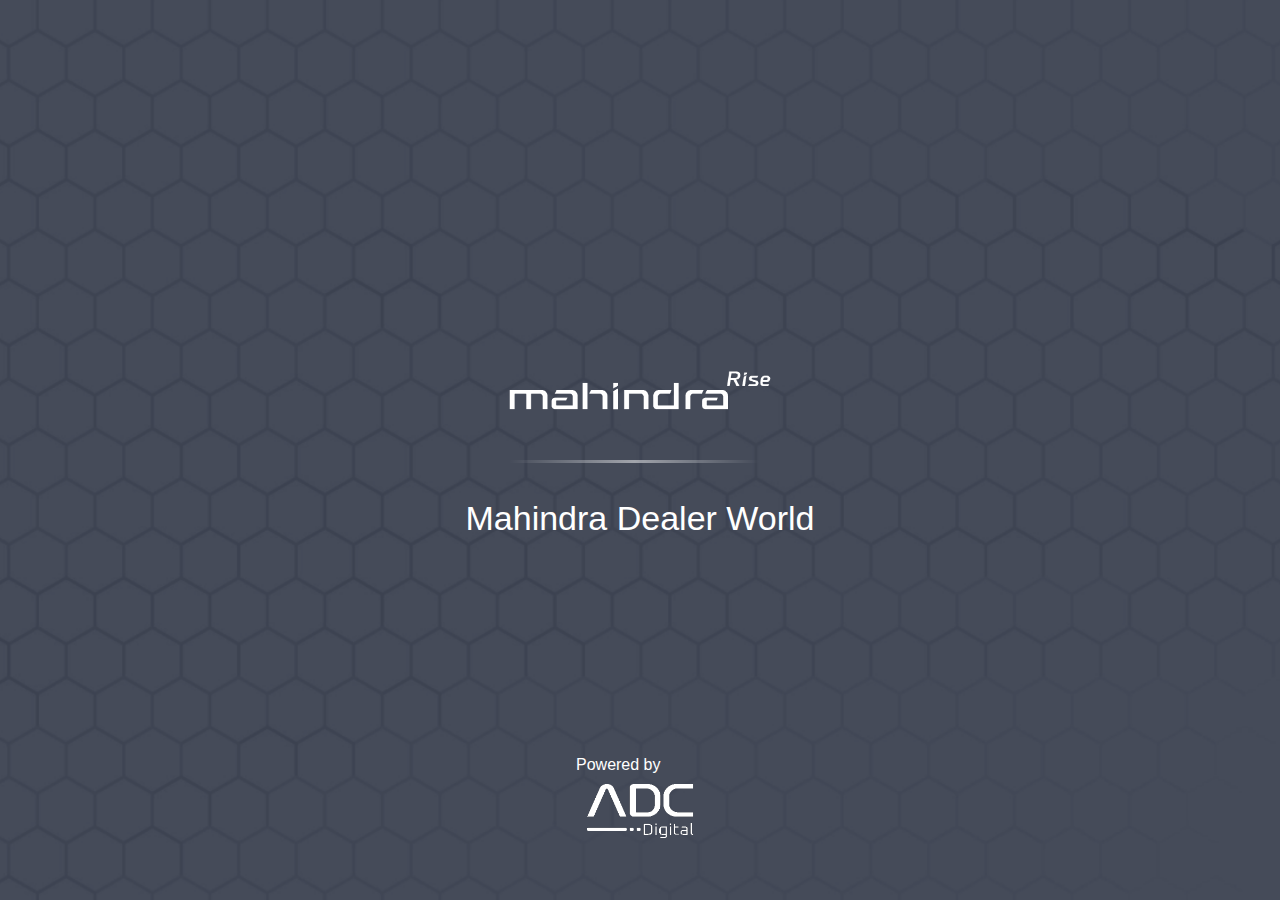
<file: index.html>
<!DOCTYPE html>
<html lang="en">
  <head>
    <meta charset="UTF-8" />
    <meta name="viewport" content="width=device-width, initial-scale=1.0" />
    <title>Loader</title>
    <link rel="stylesheet" href="styles.css" />
    <script>
      // Redirect to the index page after 3 seconds
      setTimeout(function () {
        window.location.href = "./welcome.html"; // Adjust the path as necessary
      }, 3000);
    </script>
  </head>
  <body>
    <div class="background-image">
      <div class="logo">
        <div>
          <img
            src="./IMAGES/mahindra-rise.png"
            alt="mahindra-rise"
            style="width: 296px; height: 67px"
          />
        </div>
        <div class="">
          <span class="custom-span">
            <svg
              xmlns="http://www.w3.org/2000/svg"
              width="319"
              height="3"
              viewBox="0 0 319 3"
              fill="none"
            >
              <line
                opacity="0.5"
                y1="1.5"
                x2="319"
                y2="1.5"
                stroke="url(#paint0_radial_625_2022)"
                stroke-width="3"
              />
              <defs>
                <radialGradient
                  id="paint0_radial_625_2022"
                  cx="0"
                  cy="0"
                  r="1"
                  gradientUnits="userSpaceOnUse"
                  gradientTransform="translate(153.324 9.352) scale(134.763 2921.3)"
                >
                  <stop stop-color="white" />
                  <stop offset="1" stop-color="white" stop-opacity="0" />
                </radialGradient>
              </defs>
            </svg>
          </span>
        </div>
        <div>
          <h2>Mahindra Dealer World</h2>
        </div>
        <div class="bottom">
          <p>Powered by</p>
          <img
            src="./IMAGES/adc-digital.png"
            alt="adc-digital"
            style="width: 128px; height: 74px"
          />
        </div>
      </div>
    </div>
  </body>
</html>
</file>
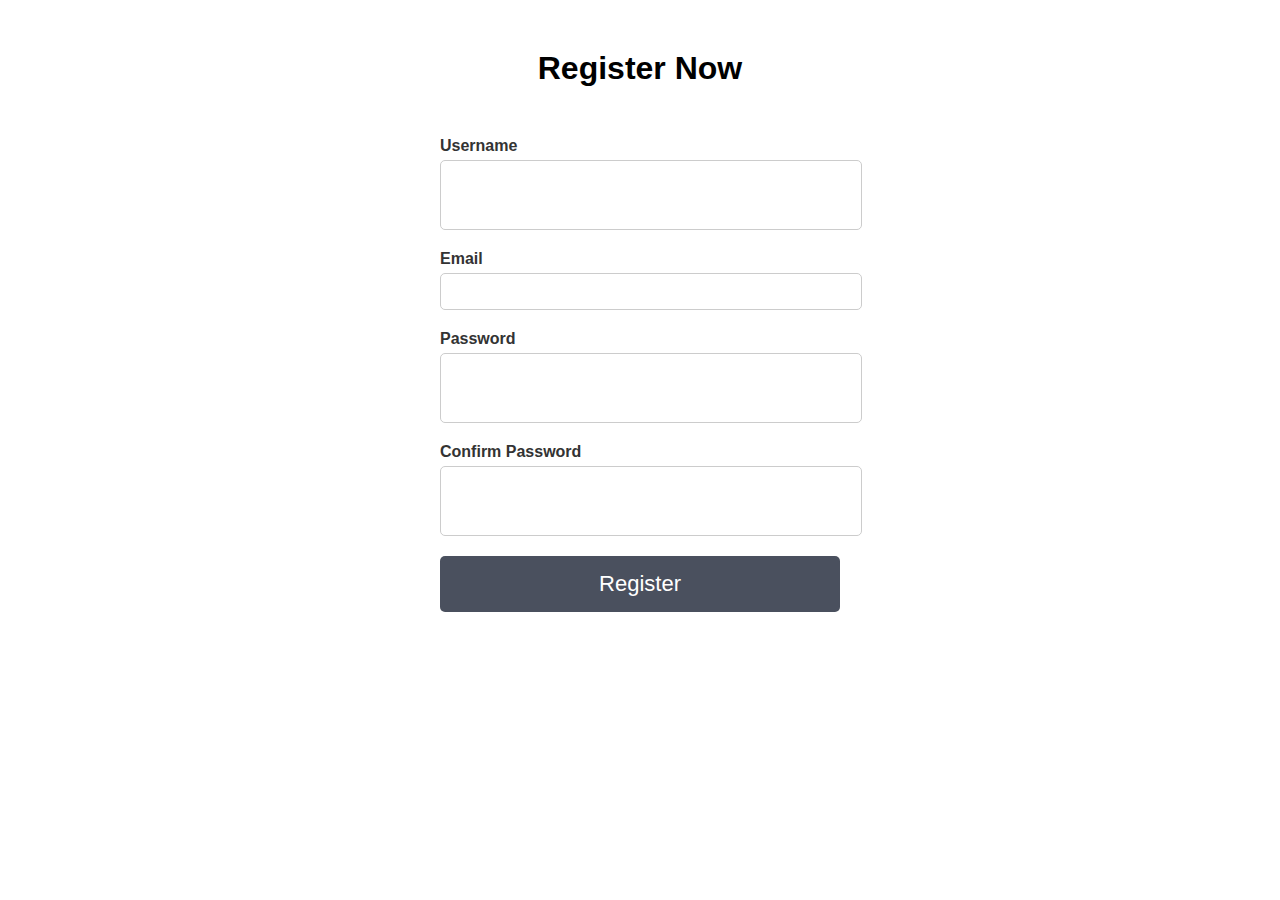
<file: register.html>
<!DOCTYPE html>
<html lang="en">
  <head>
    <meta charset="UTF-8" />
    <meta name="viewport" content="width=device-width, initial-scale=1.0" />
    <title>Register</title>
    <link rel="stylesheet" href="styles.css" />
  </head>
  <body>
    <div class="register-container">
      <h1>Register Now</h1>
      <form>
        <div class="form-group-register">
          <label for="username">Username</label>
          <input type="text" id="username" name="username" required />
        </div>
        <div class="form-group-register">
          <label for="email">Email</label>
          <input type="email" id="email" name="email" required />
        </div>
        <div class="form-group-register">
          <label for="password">Password</label>
          <input type="password" id="password" name="password" required />
        </div>
        <div class="form-group-register">
          <label for="confirm-password">Confirm Password</label>
          <input
            type="password"
            id="confirm-password"
            name="confirm-password"
            required
          />
        </div>
        <button type="submit">Register</button>
      </form>
    </div>
  </body>
</html>
</file>
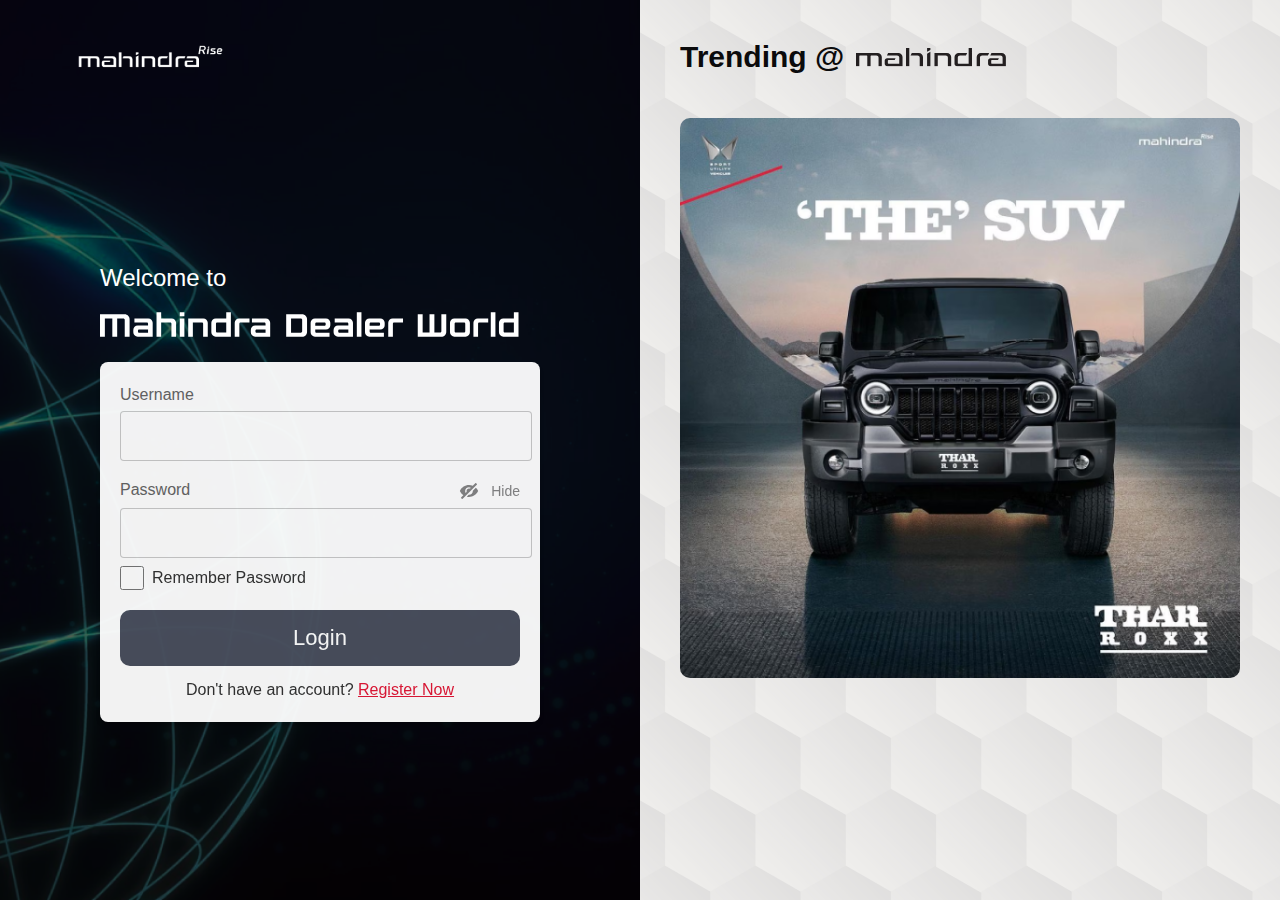
<file: report-login.html>
<!DOCTYPE html>
<html lang="en">
  <head>
    <meta charset="UTF-8" />
    <meta name="viewport" content="width=device-width, initial-scale=1.0" />
    <title>Report Login</title>
    <link rel="stylesheet" href="styles.css" />
  </head>

  <body>
    <div class="background-container_welcome">
      <div class="background-image-1_welcome">
        <header class="logo-welcome">
          <img src="./IMAGES/mahindra-rise.png" alt="logo" />
        </header>
        <div class="box-container">
          <div class="text-head" style="width: 440px">
            <h4>Welcome to</h4>
            <h3>
              <img src="./IMAGES/Welcome-to-mahindra.svg" alt="Welcome" />
            </h3>          </div>
          <div class="login-container" style="height: 360px">
            <form id="login-form">
              <div class="form-group">
                <label for="username" style="margin-bottom:7px;">Username</label>
                <input type="text" id="username" name="username" required />
              </div>
              <div class="form-group-2">
                <div>
                  <label for="password">Password</label>
                </div>
                <div class="hide-icon" id="toggle-password">
                  <svg
                    xmlns="http://www.w3.org/2000/svg"
                    width="20"
                    height="20"
                    viewBox="0 0 20 17"
                    fill="none"
                  >
                    <path
                      d="M17.8822 1.38134L17.1463 0.645393C16.9383 0.437403 16.5543 0.469412 16.3143 0.757357L13.7541 3.30132C12.602 2.80538 11.3382 2.56538 10.0101 2.56538C6.05798 2.58132 2.6342 4.88529 0.986083 8.19749C0.890056 8.40549 0.890056 8.66142 0.986083 8.8374C1.75402 10.4054 2.90609 11.7015 4.34609 12.6774L2.2501 14.8054C2.0101 15.0454 1.97809 15.4293 2.13813 15.6374L2.87408 16.3733C3.08207 16.5813 3.46606 16.5493 3.70606 16.2613L17.754 2.21345C18.058 1.97358 18.09 1.58962 17.882 1.38161L17.8822 1.38134ZM10.8581 6.21322C10.5861 6.1492 10.2981 6.06925 10.0261 6.06925C8.66606 6.06925 7.57818 7.15727 7.57818 8.51718C7.57818 8.78919 7.64219 9.07714 7.72215 9.34916L6.65003 10.4052C6.33008 9.84524 6.15409 9.22114 6.15409 8.51722C6.15409 6.38924 7.86611 4.67722 9.99409 4.67722C10.6982 4.67722 11.3221 4.8532 11.8821 5.17316L10.8581 6.21322Z"
                      fill="#666666"
                      fill-opacity="0.8"
                    />
                    <path
                      d="M19.0342 8.19743C18.4742 7.07738 17.7381 6.06945 16.8262 5.25342L13.8502 8.19743V8.51738C13.8502 10.6454 12.1382 12.3574 10.0102 12.3574H9.69023L7.80225 14.2454C8.50631 14.3893 9.24225 14.4854 9.96225 14.4854C13.9144 14.4854 17.3382 12.1814 18.9863 8.85325C19.1302 8.62918 19.1302 8.40527 19.0342 8.19726L19.0342 8.19743Z"
                      fill="#666666"
                      fill-opacity="0.8"
                    />
                  </svg>
                  <h4>Hide</h4>
                </div>
              </div>
              <input type="password" id="password" name="password" required />
              <div class="form-group-3 rememberIcons" style="margin-bottom: 20px">
                <input
                  type="checkbox"
                  id="remember-password"
                  style="width: 24px; height: 24px"
                />
                <label for="remember-password" style="color:#333;">Remember Password </label>
              </div>

              <button type="submit" id="loginButtonreport">Login</button>
              <div class="register-link">
                Don't have an account?
                <a href="./register.html">Register Now</a>
              </div>
            </form>
          </div>
        </div>
      </div>

      <div class="background-image-2_welcome">
        <div class="trending">
          <h2>
            Trending @
            <img
              src="./IMAGES/mahindra.svg"
              alt="mahindra"
              style="margin-left: 12px"
            />
          </h2>
          <div id="image">
            <img src="./IMAGES/welcome-banner-image.png" alt="Thar" />
          </div>
        </div>
      </div>
    </div>

    <script>
      document
        .getElementById("toggle-password")
        .addEventListener("click", function () {
          const passwordInput = document.getElementById("password");
          const hideIcon = document.querySelector(".hide-icon svg");
          const hideText = document.querySelector(".hide-icon h4");
          if (passwordInput.type === "password") {
            passwordInput.type = "text";
            hideText.innerText = "Hide";
            hideIcon.innerHTML =
              '<path fill="#666666" fill-opacity="0.8" d="M17.8822 1.38134L17.1463 0.645393C16.9383 0.437403 16.5543 0.469412 16.3143 0.757357L13.7541 3.30132C12.602 2.80538 11.3382 2.56538 10.0101 2.56538C6.05798 2.58132 2.6342 4.88529 0.986083 8.19749C0.890056 8.40549 0.890056 8.66142 0.986083 8.8374C1.75402 10.4054 2.90609 11.7015 4.34609 12.6774L2.2501 14.8054C2.0101 15.0454 1.97809 15.4293 2.13813 15.6374L2.87408 16.3733C3.08207 16.5813 3.46606 16.5493 3.70606 16.2613L17.754 2.21345C18.058 1.97358 18.09 1.58962 17.882 1.38161L17.8822 1.38134ZM10.8581 6.21322C10.5861 6.1492 10.2981 6.06925 10.0261 6.06925C8.66606 6.06925 7.57818 7.15727 7.57818 8.51718C7.57818 8.78919 7.64219 9.07714 7.72215 9.34916L6.65003 10.4052C6.33008 9.84524 6.15409 9.22114 6.15409 8.51722C6.15409 6.38924 7.86611 4.67722 9.99409 4.67722C10.6982 4.67722 11.3221 4.8532 11.8821 5.17316L10.8581 6.21322Z" /><path fill="#666666" fill-opacity="0.8" d="M19.0342 8.19743C18.4742 7.07738 17.7381 6.06945 16.8262 5.25342L13.8502 8.19743V8.51738C13.8502 10.6454 12.1382 12.3574 10.0102 12.3574H9.69023L7.80225 14.2454C8.50631 14.3893 9.24225 14.4854 9.96225 14.4854C13.9144 14.4854 17.3382 12.1814 18.9863 8.85325C19.1302 8.62918 19.1302 8.40527 19.0342 8.19726L19.0342 8.19743Z" /></svg>';
          } else {
            passwordInput.type = "password";
            hideText.innerText = "Show";
            hideIcon.innerHTML = `<svg
         xmlns="http://www.w3.org/2000/svg"
         width="20"
         height="20"
         viewBox="0 0 20 17"
         fill="none"
       >
         <path
           d="M17.8822 1.38134L17.1463 0.645393C16.9383 0.437403 16.5543 0.469412 16.3143 0.757357L13.7541 3.30132C12.602 2.80538 11.3382 2.56538 10.0101 2.56538C6.05798 2.58132 2.6342 4.88529 0.986083 8.19749C0.890056 8.40549 0.890056 8.66142 0.986083 8.8374C1.75402 10.4054 2.90609 11.7015 4.34609 12.6774L2.2501 14.8054C2.0101 15.0454 1.97809 15.4293 2.13813 15.6374L2.87408 16.3733C3.08207 16.5813 3.46606 16.5493 3.70606 16.2613L17.754 2.21345C18.058 1.97358 18.09 1.58962 17.882 1.38161L17.8822 1.38134ZM10.8581 6.21322C10.5861 6.1492 10.2981 6.06925 10.0261 6.06925C8.66606 6.06925 7.57818 7.15727 7.57818 8.51718C7.57818 8.78919 7.64219 9.07714 7.72215 9.34916L6.65003 10.4052C6.33008 9.84524 6.15409 9.22114 6.15409 8.51722C6.15409 6.38924 7.86611 4.67722 9.99409 4.67722C10.6982 4.67722 11.3221 4.8532 11.8821 5.17316L10.8581 6.21322Z"
           fill="#666666"
           fill-opacity="0.8"
         />
         <path
           d="M19.0342 8.19743C18.4742 7.07738 17.7381 6.06945 16.8262 5.25342L13.8502 8.19743V8.51738C13.8502 10.6454 12.1382 12.3574 10.0102 12.3574H9.69023L7.80225 14.2454C8.50631 14.3893 9.24225 14.4854 9.96225 14.4854C13.9144 14.4854 17.3382 12.1814 18.9863 8.85325C19.1302 8.62918 19.1302 8.40527 19.0342 8.19726L19.0342 8.19743Z"
           fill="#666666"
           fill-opacity="0.8"
         />
      </svg>`;
          }
        });

      document
        .getElementById("loginButtonreport")
        .addEventListener("click", function (event) {
          event.preventDefault();
          window.location.href = "reports.html";
        });
    </script>
  </body>
</html>
</file>
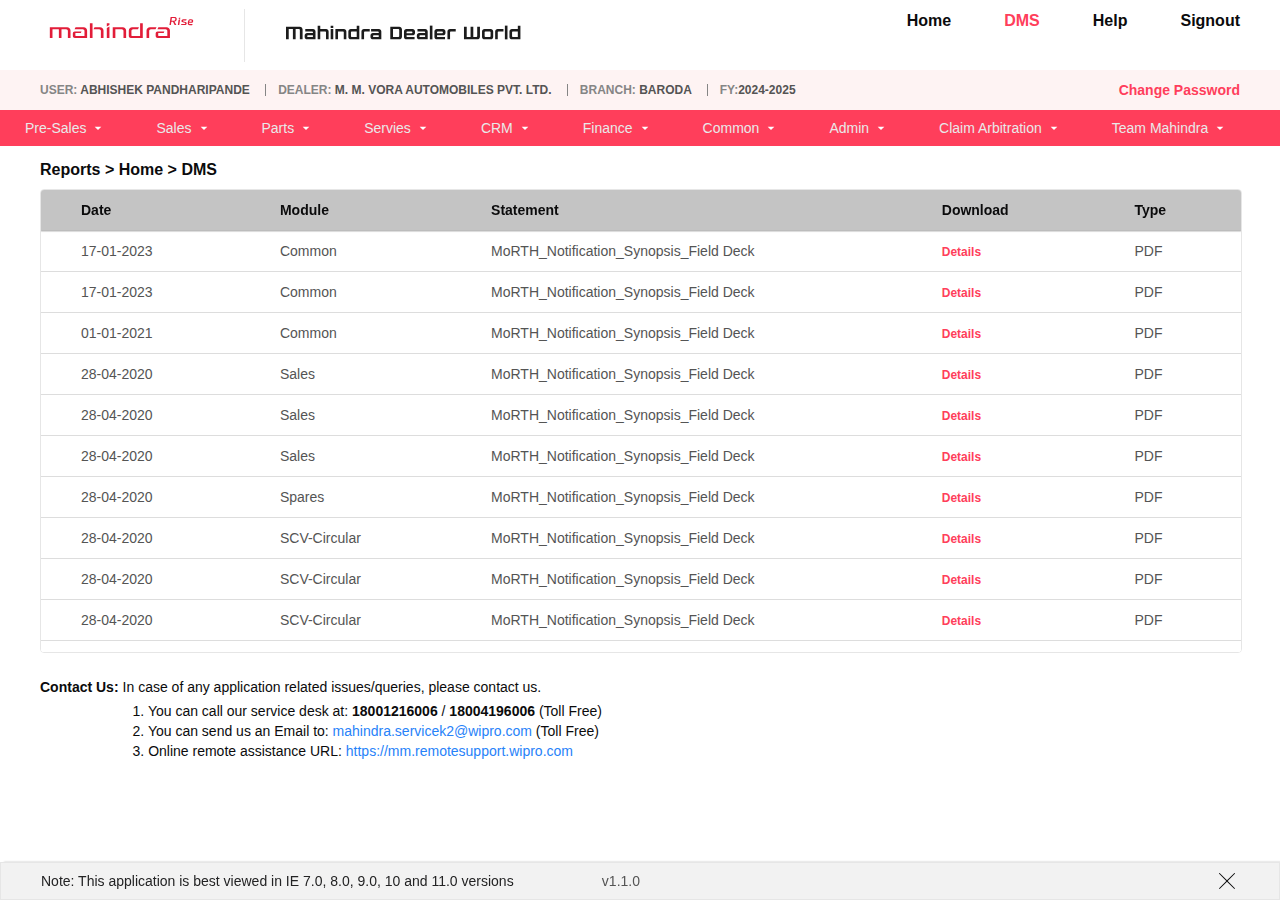
<file: reports-dms.html>
<!DOCTYPE html>
<html lang="en">
  <head>
    <meta charset="UTF-8" />
    <meta name="viewport" content="width=device-width, initial-scale=1.0" />
    <title>Transaction-Table</title>
    <link rel="stylesheet" href="styles.css" />
  </head>

  <body>
    <div class="main-container">
      <div class="head-container">
        <div class="head-container-left">
          <img src="./IMAGES/logo.svg" alt="logo" />
          <svg
            width="1"
            height="53"
            viewBox="0 0 1 53"
            fill="none"
            xmlns="http://www.w3.org/2000/svg"
          >
            <line
              x1="0.5"
              y1="-2.18557e-08"
              x2="0.500002"
              y2="53"
              stroke="#E6E6E6"
            />
          </svg>

          <div class="transaction-head-text">
            <img
              src="./IMAGES/dealer_head.svg"
              alt="dealer_head"
              style="width: 235px; margin-top: 5px"
              ;
            />
          </div>
        </div>

        <div class="head-container-right">
          <nav>
            <a href="./reports.html">Home</a>
            <a href="./transaction-dms.html" class="active">DMS</a>
            <a href="#">Help</a>
            <a href="#">Signout</a>
          </nav>
        </div>
      </div>
      <div class="sub-container" style="background-color: #fef3f3">
        <div class="sub-container-left">
          <h4>
            <span>USER:</span> ABHISHEK PANDHARIPANDE
            <img class="line" src="./IMAGES/Line 78 (1).svg" alt="Line" />
          </h4>
          <h4>
            <span>DEALER:</span> M. M. VORA AUTOMOBILES PVT. LTD.
            <img class="line" src="./IMAGES/Line 78 (1).svg" alt="Line" />
          </h4>
          <h4>
            <span>BRANCH:</span> BARODA
            <img class="line" src="./IMAGES/Line 78 (1).svg" alt="Line" />
          </h4>
          <h4><span>FY:</span>2024-2025</h4>
        </div>
        <div class="sub-container-right">
          <h4>Change Password</h4>
        </div>
      </div>

      <div class="menu-bar-report">
        <ul>
          <li>
            <a href="#"
              >Pre-Sales
              <img
                src="./IMAGES/d-arrow.svg"
                alt="down-arrow"
                style="margin-bottom: 0px"
              />
            </a>
            <div class="dropdown-menu-report">
              <ul>
                <li><a href="#">Pre-Sales</a></li>
                <li><a href="#">Pre-Sales</a></li>
                <li><a href="#">Pre-Sales</a></li>
              </ul>
            </div>
          </li>
          <li>
            <a href="#"
              >Sales
              <img
                src="./IMAGES/d-arrow.svg"
                alt="down-arrow"
                style="margin-bottom: 0px"
            /></a>
            <div class="dropdown-menu-report">
              <ul>
                <li>
                  <a href="#">Employee Empowerment Request Report (AO) </a>
                </li>
                <li>
                  <a href="#"
                    >Order Taking Form OTF
                    <img src="./IMAGES/right-arrow.svg" alt="right-arrow."
                  /></a>

                  <div class="dropdown-menu-1-report">
                    <ul class="sub-menu-report">
                      <li><a href="#">Team-1</a></li>
                      <li><a href="#">Team-2</a></li>
                      <li><a href="#">Team-3</a></li>
                    </ul>
                  </div>
                </li>
                <li>
                  <a href="#"
                    >Transfer RC Detials
                    <img src="./IMAGES/right-arrow.svg" alt="right-arrow."
                  /></a>

                  <div class="dropdown-menu-1-report">
                    <ul class="sub-menu-report">
                      <li>
                        <a href="#"
                          >Transfer RC copy details excel report (MnM)</a
                        >
                      </li>
                      <li>
                        <a href="#"
                          >Transfer RC copy details excel report (Dealer)</a
                        >
                      </li>
                    </ul>
                  </div>
                </li>
                <li>
                  <a href="#"
                    >New PreSales Claim<img
                      src="./IMAGES/right-arrow.svg"
                      alt="right-arrow."
                  /></a>

                  <div class="dropdown-menu-1-report">
                    <ul>
                      <li><a href="#">Team-1</a></li>
                      <li><a href="#">Team-2</a></li>
                      <li><a href="#">Team-3</a></li>
                    </ul>
                  </div>
                </li>
              </ul>
            </div>
          </li>
          <li>
            <a href="#"
              >Parts
              <img
                src="./IMAGES/d-arrow.svg"
                alt="down-arrow"
                style="margin-bottom: 0px"
            /></a>
            <div class="dropdown-menu-report">
              <ul>
                <li><a href="#">Parts</a></li>
                <li><a href="#">Parts</a></li>
                <li><a href="#">Parts</a></li>
              </ul>
            </div>
          </li>
          <li>
            <a href="#"
              >Servies
              <img
                src="./IMAGES/d-arrow.svg"
                alt="down-arrow"
                style="margin-bottom: 0px"
            /></a>

            <div class="dropdown-menu-report">
              <ul>
                <li><a href="#">Servies</a></li>
                <li><a href="#">Servies</a></li>
                <li><a href="#">Servies</a></li>
              </ul>
            </div>
          </li>
          <li>
            <a href="#"
              >CRM
              <img
                src="./IMAGES/d-arrow.svg"
                alt="down-arrow"
                style="margin-bottom: 0px"
            /></a>

            <div class="dropdown-menu-report">
              <ul>
                <li><a href="#">CRM</a></li>
                <li><a href="#">CRM</a></li>
                <li><a href="#">CRM</a></li>
              </ul>
            </div>
          </li>
          <li>
            <a href="#"
              >Finance
              <img
                src="./IMAGES/d-arrow.svg"
                alt="down-arrow"
                style="margin-bottom: 0px"
            /></a>

            <div class="dropdown-menu-report">
              <ul>
                <li><a href="#">Finance</a></li>
                <li><a href="#">Finance</a></li>
                <li><a href="#">Finance</a></li>
              </ul>
            </div>
          </li>
          <li>
            <a href="#"
              >Common
              <img
                src="./IMAGES/d-arrow.svg"
                alt="down-arrow"
                style="margin-bottom: 0px"
            /></a>

            <div class="dropdown-menu-report">
              <ul>
                <li><a href="#">Common</a></li>
                <li><a href="#">Common</a></li>
                <li><a href="#">Common</a></li>
              </ul>
            </div>
          </li>
          <li>
            <a href="#"
              >Admin
              <img
                src="./IMAGES/d-arrow.svg"
                alt="down-arrow"
                style="margin-bottom: 0px"
            /></a>

            <div class="dropdown-menu-report">
              <ul>
                <li><a href="#">Admin</a></li>
                <li><a href="#">Admin</a></li>
                <li><a href="#">Admin</a></li>
              </ul>
            </div>
          </li>
          <li>
            <a href="#"
              >Claim Arbitration
              <img
                src="./IMAGES/d-arrow.svg"
                alt="down-arrow"
                style="margin-bottom: 0px"
            /></a>

            <div class="dropdown-menu-report">
              <ul>
                <li><a href="#">Claim Arbitration</a></li>
                <li><a href="#">Claim Arbitration</a></li>
                <li><a href="#">Claim Arbitration</a></li>
              </ul>
            </div>
          </li>
          <li>
            <a href="#"
              >Team Mahindra
              <img
                src="./IMAGES/d-arrow.svg"
                alt="down-arrow"
                style="margin-bottom: 0px"
            /></a>

            <div class="dropdown-menu-report">
              <ul>
                <li><a href="#">Team-1</a></li>
                <li><a href="#">Team-2</a></li>
                <li><a href="#">Team-3</a></li>
              </ul>
            </div>
          </li>
        </ul>
      </div>

      <div class="home">
        <div class="left-home">Reports > Home > DMS</div>
      </div>
      <div class="container">
        <div class="table-container">
          <table>
            <thead>
              <tr>
                <th>Date</th>
                <th>Module</th>
                <th class="Statement">Statement</th>
                <th>Download</th>
                <th>Type</th>
              </tr>
            </thead>
            <div class="scroll-table">
              <tbody>
                <tr>
                  <td>17-01-2023</td>
                  <td>Common</td>
                  <td>MoRTH_Notification_Synopsis_Field Deck</td>
                  <td><button class="button">Details</button></td>
                  <td>PDF</td>
                </tr>
                <tr>
                  <td>17-01-2023</td>
                  <td>Common</td>
                  <td>MoRTH_Notification_Synopsis_Field Deck</td>
                  <td><button class="button">Details</button></td>
                  <td>PDF</td>
                </tr>
                <tr>
                  <td>01-01-2021</td>
                  <td>Common</td>
                  <td>MoRTH_Notification_Synopsis_Field Deck</td>
                  <td><button class="button">Details</button></td>
                  <td>PDF</td>
                </tr>
                <tr>
                  <td>28-04-2020</td>
                  <td>Sales</td>
                  <td>MoRTH_Notification_Synopsis_Field Deck</td>
                  <td><button class="button">Details</button></td>
                  <td>PDF</td>
                </tr>
                <tr>
                  <td>28-04-2020</td>
                  <td>Sales</td>
                  <td>MoRTH_Notification_Synopsis_Field Deck</td>
                  <td><button class="button">Details</button></td>
                  <td>PDF</td>
                </tr>
                <tr>
                  <td>28-04-2020</td>
                  <td>Sales</td>
                  <td>MoRTH_Notification_Synopsis_Field Deck</td>
                  <td><button class="button">Details</button></td>
                  <td>PDF</td>
                </tr>
                <tr>
                  <td>28-04-2020</td>
                  <td>Spares</td>
                  <td>MoRTH_Notification_Synopsis_Field Deck</td>
                  <td><button class="button">Details</button></td>
                  <td>PDF</td>
                </tr>
                <tr>
                  <td>28-04-2020</td>
                  <td>SCV-Circular</td>
                  <td>MoRTH_Notification_Synopsis_Field Deck</td>
                  <td><button class="button">Details</button></td>
                  <td>PDF</td>
                </tr>
                <tr>
                  <td>28-04-2020</td>
                  <td>SCV-Circular</td>
                  <td>MoRTH_Notification_Synopsis_Field Deck</td>
                  <td><button class="button">Details</button></td>
                  <td>PDF</td>
                </tr>
                <tr>
                  <td>28-04-2020</td>
                  <td>SCV-Circular</td>
                  <td>MoRTH_Notification_Synopsis_Field Deck</td>
                  <td><button class="button">Details</button></td>
                  <td>PDF</td>
                </tr>

                <tr>
                  <td>17-01-2023</td>
                  <td>Common</td>
                  <td>MoRTH_Notification_Synopsis_Field Deck</td>
                  <td><button class="button">Details</button></td>
                  <td>PDF</td>
                </tr>
                <tr>
                  <td>17-01-2023</td>
                  <td>Common</td>
                  <td>MoRTH_Notification_Synopsis_Field Deck</td>
                  <td><button class="button">Details</button></td>
                  <td>PDF</td>
                </tr>
                <tr>
                  <td>01-01-2021</td>
                  <td>Common</td>
                  <td>MoRTH_Notification_Synopsis_Field Deck</td>
                  <td><button class="button">Details</button></td>
                  <td>PDF</td>
                </tr>
                <tr>
                  <td>28-04-2020</td>
                  <td>Sales</td>
                  <td>MoRTH_Notification_Synopsis_Field Deck</td>
                  <td><button class="button">Details</button></td>
                  <td>PDF</td>
                </tr>
                <tr>
                  <td>28-04-2020</td>
                  <td>Sales</td>
                  <td>MoRTH_Notification_Synopsis_Field Deck</td>
                  <td><button class="button">Details</button></td>
                  <td>PDF</td>
                </tr>
                <tr>
                  <td>28-04-2020</td>
                  <td>Sales</td>
                  <td>MoRTH_Notification_Synopsis_Field Deck</td>
                  <td><button class="button">Details</button></td>
                  <td>PDF</td>
                </tr>
                <tr>
                  <td>28-04-2020</td>
                  <td>Spares</td>
                  <td>MoRTH_Notification_Synopsis_Field Deck</td>
                  <td><button class="button">Details</button></td>
                  <td>PDF</td>
                </tr>
                <tr>
                  <td>28-04-2020</td>
                  <td>SCV-Circular</td>
                  <td>MoRTH_Notification_Synopsis_Field Deck</td>
                  <td><button class="button">Details</button></td>
                  <td>PDF</td>
                </tr>
                <tr>
                  <td>28-04-2020</td>
                  <td>SCV-Circular</td>
                  <td>MoRTH_Notification_Synopsis_Field Deck</td>
                  <td><button class="button">Details</button></td>
                  <td>PDF</td>
                </tr>
                <tr>
                  <td>28-04-2020</td>
                  <td>SCV-Circular</td>
                  <td>MoRTH_Notification_Synopsis_Field Deck</td>
                  <td><button class="button">Details</button></td>
                  <td>PDF</td>
                </tr>

                <tr>
                  <td>17-01-2023</td>
                  <td>Common</td>
                  <td>MoRTH_Notification_Synopsis_Field Deck</td>
                  <td><button class="button">Details</button></td>
                  <td>PDF</td>
                </tr>
                <tr>
                  <td>17-01-2023</td>
                  <td>Common</td>
                  <td>MoRTH_Notification_Synopsis_Field Deck</td>
                  <td><button class="button">Details</button></td>
                  <td>PDF</td>
                </tr>
                <tr>
                  <td>01-01-2021</td>
                  <td>Common</td>
                  <td>MoRTH_Notification_Synopsis_Field Deck</td>
                  <td><button class="button">Details</button></td>
                  <td>PDF</td>
                </tr>
                <tr>
                  <td>28-04-2020</td>
                  <td>Sales</td>
                  <td>MoRTH_Notification_Synopsis_Field Deck</td>
                  <td><button class="button">Details</button></td>
                  <td>PDF</td>
                </tr>
                <tr>
                  <td>28-04-2020</td>
                  <td>Sales</td>
                  <td>MoRTH_Notification_Synopsis_Field Deck</td>
                  <td><button class="button">Details</button></td>
                  <td>PDF</td>
                </tr>
                <tr>
                  <td>28-04-2020</td>
                  <td>Sales</td>
                  <td>MoRTH_Notification_Synopsis_Field Deck</td>
                  <td><button class="button">Details</button></td>
                  <td>PDF</td>
                </tr>
                <tr>
                  <td>28-04-2020</td>
                  <td>Spares</td>
                  <td>MoRTH_Notification_Synopsis_Field Deck</td>
                  <td><button class="button">Details</button></td>
                  <td>PDF</td>
                </tr>
                <tr>
                  <td>28-04-2020</td>
                  <td>SCV-Circular</td>
                  <td>MoRTH_Notification_Synopsis_Field Deck</td>
                  <td><button class="button">Details</button></td>
                  <td>PDF</td>
                </tr>
                <tr>
                  <td>28-04-2020</td>
                  <td>SCV-Circular</td>
                  <td>MoRTH_Notification_Synopsis_Field Deck</td>
                  <td><button class="button">Details</button></td>
                  <td>PDF</td>
                </tr>
                <tr>
                  <td>28-04-2020</td>
                  <td>SCV-Circular</td>
                  <td>MoRTH_Notification_Synopsis_Field Deck</td>
                  <td><button class="button">Details</button></td>
                  <td>PDF</td>
                </tr>
              </tbody>
            </div>
          </table>
        </div>
      </div>
      <div class="Contact-us">
        <div class="Contact-us-head">
          <h2>Contact Us:</h2>
        </div>
        <div class="Contact-us-sub">
          <p>
            In case of any application related issues/queries, please contact
            us.
          </p>
          <div class="Contact-us-sub-para">
            <p>
              1. You can call our service desk at: <b>18001216006</b> /
              <b>18004196006</b>
              (Toll Free)
            </p>
            <p>
              2. You can send us an Email to:
              <a href="mailto:mahindra.servicek2@wlpro.com"
                >mahindra.servicek2@wipro.com</a
              >
              (Toll Free)
            </p>
            <p>
              3. Online remote assistance URL:
              <a href="https://mm.remotesupport.wlpro.com"
                >https://mm.remotesupport.wipro.com</a
              >
            </p>
          </div>
        </div>
      </div>

      <div class="footer">
        <div class="footer-container">
          <div class="footer-left">
            <div class="note">
              Note: This application is best viewed in IE 7.0, 8.0, 9.0, 10 and
              11.0 versions
            </div>
            <div class="version">v1.1.0</div>
          </div>

          <svg
            xmlns="http://www.w3.org/2000/svg"
            width="24"
            height="24"
            viewBox="0 0 24 24"
            fill="none"
          >
            <path
              fill-rule="evenodd"
              clip-rule="evenodd"
              d="M4.14645 4.14645C4.34171 3.95118 4.65829 3.95118 4.85355 4.14645L12 11.2929L19.1464 4.14645C19.3417 3.95118 19.6583 3.95118 19.8536 4.14645C20.0488 4.34171 20.0488 4.65829 19.8536 4.85355L12.7071 12L19.8536 19.1464C20.0488 19.3417 20.0488 19.6583 19.8536 19.8536C19.6583 20.0488 19.3417 20.0488 19.1464 19.8536L12 12.7071L4.85355 19.8536C4.65829 20.0488 4.34171 20.0488 4.14645 19.8536C3.95118 19.6583 3.95118 19.3417 4.14645 19.1464L11.2929 12L4.14645 4.85355C3.95118 4.65829 3.95118 4.34171 4.14645 4.14645Z"
              fill="#0B0B0C"
            />
          </svg>
        </div>
      </div>
    </div>
  </body>
</html>
</file>
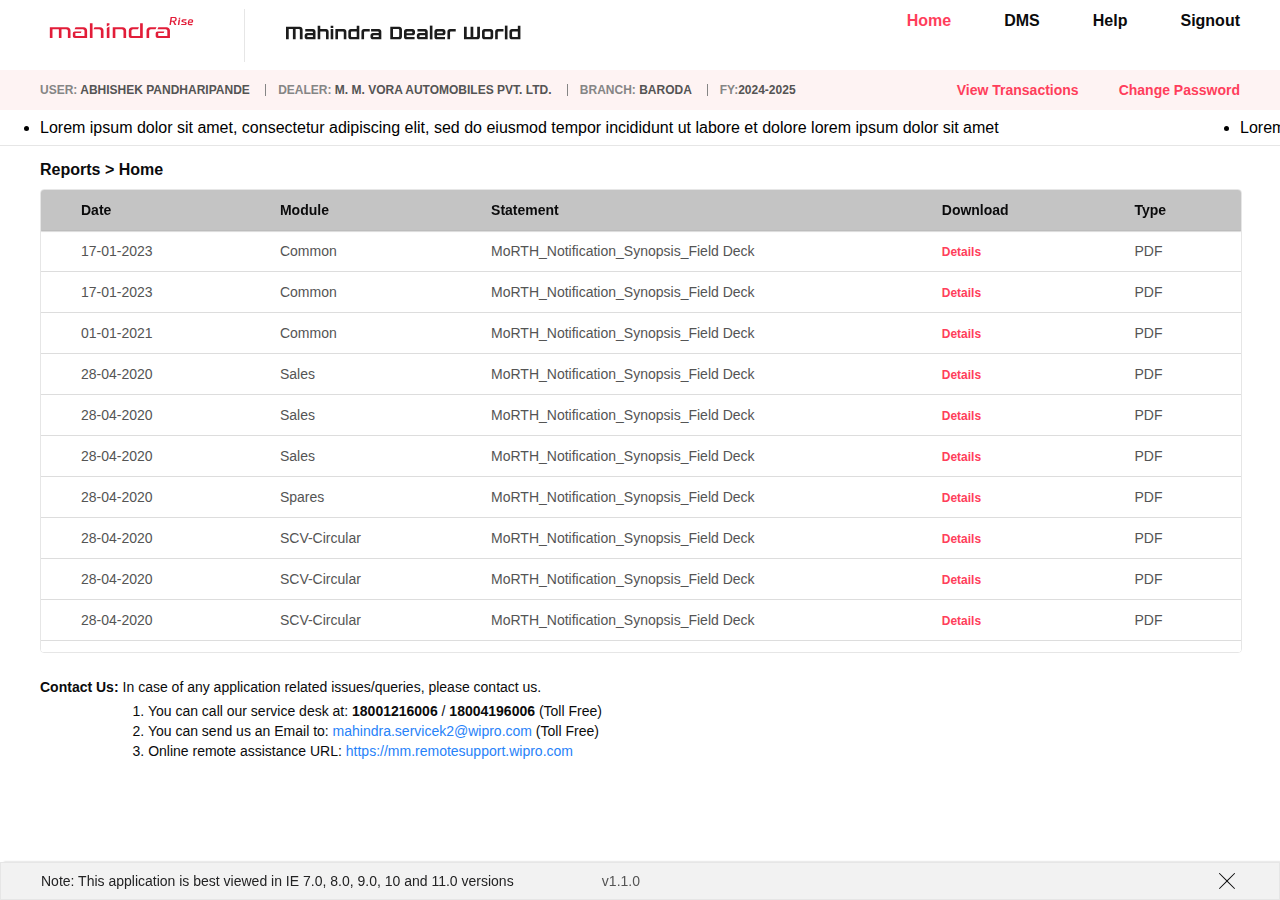
<file: reports.html>
<!DOCTYPE html>
<html lang="en">
  <head>
    <meta charset="UTF-8" />
    <meta name="viewport" content="width=device-width, initial-scale=1.0" />
    <title>Reports-Table</title>
    <link rel="stylesheet" href="styles.css" />
  </head>

  <body>
    <div class="main-container">
      <div class="head-container">
        <div class="head-container-left">
          <img src="./IMAGES/logo.svg" alt="logo" />
          <svg
            width="1"
            height="53"
            viewBox="0 0 1 53"
            fill="none"
            xmlns="http://www.w3.org/2000/svg"
          >
            <line
              x1="0.5"
              y1="-2.18557e-08"
              x2="0.500002"
              y2="53"
              stroke="#E6E6E6"
            />
          </svg>

          <div class="transaction-head-text">
            <img
              src="./IMAGES/dealer_head.svg"
              alt="dealer_head"
              style="width: 235px; margin-top: 5px"
              ;
            />
          </div>
        </div>
        <div class="head-container-right">
          <nav>
            <a href="#" class="active">Home</a>
            <a href="./reports-dms.html">DMS</a>
            <a href="#">Help</a>
            <a href="#">Signout</a>
          </nav>
        </div>
      </div>
      <div class="sub-container" style="background-color: #fef3f3">
        <div class="sub-container-left">
          <h4>
            <span>USER:</span>  ABHISHEK PANDHARIPANDE
            <img class="line" src="./IMAGES/Line 78 (1).svg" alt="Line" />
          </h4>
          <h4>
            <span>DEALER:</span> M. M. VORA AUTOMOBILES PVT. LTD.
            <img class="line" src="./IMAGES/Line 78 (1).svg" alt="Line" />
          </h4>
          <h4>
            <span>BRANCH:</span> BARODA
            <img class="line" src="./IMAGES/Line 78 (1).svg" alt="Line" />
          </h4>
          <h4><span>FY:</span>2024-2025</h4>
        </div>
        <div class="sub-container-right">
          <a href="./transaction.html" style="text-decoration: none"
            ><h4>View Transactions</h4></a
          >
          <h4>Change Password</h4>
        </div>
      </div>
      <div class="slider">
        <ul>
          <li type="disc">
            Lorem ipsum dolor sit amet, consectetur adipiscing elit, sed do
            eiusmod tempor incididunt ut labore et dolore lorem ipsum dolor sit
            amet
          </li>
          <li type="disc">
            Lorem ipsum dolor sit amet, consectetur adipiscing elit, sed do
            eiusmod tempor incididunt ut labore et dolore lorem ipsum dolor sit
            amet
          </li>

          <li type="disc">
            Lorem ipsum dolor sit amet, consectetur adipiscing elit, sed do
            eiusmod tempor incididunt ut labore et dolore lorem ipsum dolor sit
            amet
          </li>
        </ul>
      </div>
      <div class="home">
        <div class="left-home">Reports > Home</div>
      </div>
      <div class="container">
        <div class="table-container">
          <table>
            <thead>
              <tr>
                <th>Date</th>
                <th>Module</th>
                <th class="Statement">Statement</th>
                <th>Download</th>
                <th>Type</th>
              </tr>
            </thead>
            <div class="scroll-table">
              <tbody>
                <tr>
                  <td>17-01-2023</td>
                  <td>Common</td>
                  <td>MoRTH_Notification_Synopsis_Field Deck</td>
                  <td><button class="button">Details</button></td>
                  <td>PDF</td>
                </tr>
                <tr>
                  <td>17-01-2023</td>
                  <td>Common</td>
                  <td>MoRTH_Notification_Synopsis_Field Deck</td>
                  <td><button class="button">Details</button></td>
                  <td>PDF</td>
                </tr>
                <tr>
                  <td>01-01-2021</td>
                  <td>Common</td>
                  <td>MoRTH_Notification_Synopsis_Field Deck</td>
                  <td><button class="button">Details</button></td>
                  <td>PDF</td>
                </tr>
                <tr>
                  <td>28-04-2020</td>
                  <td>Sales</td>
                  <td>MoRTH_Notification_Synopsis_Field Deck</td>
                  <td><button class="button">Details</button></td>
                  <td>PDF</td>
                </tr>
                <tr>
                  <td>28-04-2020</td>
                  <td>Sales</td>
                  <td>MoRTH_Notification_Synopsis_Field Deck</td>
                  <td><button class="button">Details</button></td>
                  <td>PDF</td>
                </tr>
                <tr>
                  <td>28-04-2020</td>
                  <td>Sales</td>
                  <td>MoRTH_Notification_Synopsis_Field Deck</td>
                  <td><button class="button">Details</button></td>
                  <td>PDF</td>
                </tr>
                <tr>
                  <td>28-04-2020</td>
                  <td>Spares</td>
                  <td>MoRTH_Notification_Synopsis_Field Deck</td>
                  <td><button class="button">Details</button></td>
                  <td>PDF</td>
                </tr>
                <tr>
                  <td>28-04-2020</td>
                  <td>SCV-Circular</td>
                  <td>MoRTH_Notification_Synopsis_Field Deck</td>
                  <td><button class="button">Details</button></td>
                  <td>PDF</td>
                </tr>
                <tr>
                  <td>28-04-2020</td>
                  <td>SCV-Circular</td>
                  <td>MoRTH_Notification_Synopsis_Field Deck</td>
                  <td><button class="button">Details</button></td>
                  <td>PDF</td>
                </tr>
                <tr>
                  <td>28-04-2020</td>
                  <td>SCV-Circular</td>
                  <td>MoRTH_Notification_Synopsis_Field Deck</td>
                  <td><button class="button">Details</button></td>
                  <td>PDF</td>
                </tr>

                <tr>
                  <td>17-01-2023</td>
                  <td>Common</td>
                  <td>MoRTH_Notification_Synopsis_Field Deck</td>
                  <td><button class="button">Details</button></td>
                  <td>PDF</td>
                </tr>
                <tr>
                  <td>17-01-2023</td>
                  <td>Common</td>
                  <td>MoRTH_Notification_Synopsis_Field Deck</td>
                  <td><button class="button">Details</button></td>
                  <td>PDF</td>
                </tr>
                <tr>
                  <td>01-01-2021</td>
                  <td>Common</td>
                  <td>MoRTH_Notification_Synopsis_Field Deck</td>
                  <td><button class="button">Details</button></td>
                  <td>PDF</td>
                </tr>
                <tr>
                  <td>28-04-2020</td>
                  <td>Sales</td>
                  <td>MoRTH_Notification_Synopsis_Field Deck</td>
                  <td><button class="button">Details</button></td>
                  <td>PDF</td>
                </tr>
                <tr>
                  <td>28-04-2020</td>
                  <td>Sales</td>
                  <td>MoRTH_Notification_Synopsis_Field Deck</td>
                  <td><button class="button">Details</button></td>
                  <td>PDF</td>
                </tr>
                <tr>
                  <td>28-04-2020</td>
                  <td>Sales</td>
                  <td>MoRTH_Notification_Synopsis_Field Deck</td>
                  <td><button class="button">Details</button></td>
                  <td>PDF</td>
                </tr>
                <tr>
                  <td>28-04-2020</td>
                  <td>Spares</td>
                  <td>MoRTH_Notification_Synopsis_Field Deck</td>
                  <td><button class="button">Details</button></td>
                  <td>PDF</td>
                </tr>
                <tr>
                  <td>28-04-2020</td>
                  <td>SCV-Circular</td>
                  <td>MoRTH_Notification_Synopsis_Field Deck</td>
                  <td><button class="button">Details</button></td>
                  <td>PDF</td>
                </tr>
                <tr>
                  <td>28-04-2020</td>
                  <td>SCV-Circular</td>
                  <td>MoRTH_Notification_Synopsis_Field Deck</td>
                  <td><button class="button">Details</button></td>
                  <td>PDF</td>
                </tr>
                <tr>
                  <td>28-04-2020</td>
                  <td>SCV-Circular</td>
                  <td>MoRTH_Notification_Synopsis_Field Deck</td>
                  <td><button class="button">Details</button></td>
                  <td>PDF</td>
                </tr>

                <tr>
                  <td>17-01-2023</td>
                  <td>Common</td>
                  <td>MoRTH_Notification_Synopsis_Field Deck</td>
                  <td><button class="button">Details</button></td>
                  <td>PDF</td>
                </tr>
                <tr>
                  <td>17-01-2023</td>
                  <td>Common</td>
                  <td>MoRTH_Notification_Synopsis_Field Deck</td>
                  <td><button class="button">Details</button></td>
                  <td>PDF</td>
                </tr>
                <tr>
                  <td>01-01-2021</td>
                  <td>Common</td>
                  <td>MoRTH_Notification_Synopsis_Field Deck</td>
                  <td><button class="button">Details</button></td>
                  <td>PDF</td>
                </tr>
                <tr>
                  <td>28-04-2020</td>
                  <td>Sales</td>
                  <td>MoRTH_Notification_Synopsis_Field Deck</td>
                  <td><button class="button">Details</button></td>
                  <td>PDF</td>
                </tr>
                <tr>
                  <td>28-04-2020</td>
                  <td>Sales</td>
                  <td>MoRTH_Notification_Synopsis_Field Deck</td>
                  <td><button class="button">Details</button></td>
                  <td>PDF</td>
                </tr>
                <tr>
                  <td>28-04-2020</td>
                  <td>Sales</td>
                  <td>MoRTH_Notification_Synopsis_Field Deck</td>
                  <td><button class="button">Details</button></td>
                  <td>PDF</td>
                </tr>
                <tr>
                  <td>28-04-2020</td>
                  <td>Spares</td>
                  <td>MoRTH_Notification_Synopsis_Field Deck</td>
                  <td><button class="button">Details</button></td>
                  <td>PDF</td>
                </tr>
                <tr>
                  <td>28-04-2020</td>
                  <td>SCV-Circular</td>
                  <td>MoRTH_Notification_Synopsis_Field Deck</td>
                  <td><button class="button">Details</button></td>
                  <td>PDF</td>
                </tr>
                <tr>
                  <td>28-04-2020</td>
                  <td>SCV-Circular</td>
                  <td>MoRTH_Notification_Synopsis_Field Deck</td>
                  <td><button class="button">Details</button></td>
                  <td>PDF</td>
                </tr>
                <tr>
                  <td>28-04-2020</td>
                  <td>SCV-Circular</td>
                  <td>MoRTH_Notification_Synopsis_Field Deck</td>
                  <td><button class="button">Details</button></td>
                  <td>PDF</td>
                </tr>
              </tbody>
            </div>
          </table>
        </div>
      </div>
      <div class="Contact-us">
        <div class="Contact-us-head">
          <h2>Contact Us:</h2>
        </div>
        <div class="Contact-us-sub">
          <p>
            In case of any application related issues/queries, please contact
            us.
          </p>
          <div class="Contact-us-sub-para">
            <p>
              1. You can call our service desk at: <b>18001216006</b> /
              <b>18004196006</b>
              (Toll Free)
            </p>
            <p>
              2. You can send us an Email to:
              <a href="mailto:mahindra.servicek2@wlpro.com"
                >mahindra.servicek2@wipro.com</a
              >
              (Toll Free)
            </p>
            <p>
              3. Online remote assistance URL:
              <a href="https://mm.remotesupport.wlpro.com"
                >https://mm.remotesupport.wipro.com</a
              >
            </p>
          </div>
        </div>
      </div>

      <div class="footer">
        <div class="footer-container">
          <div class="footer-left">
            <div class="note">
              Note: This application is best viewed in IE 7.0, 8.0, 9.0, 10 and
              11.0 versions
            </div>
            <div class="version">v1.1.0</div>
          </div>

          <svg
            xmlns="http://www.w3.org/2000/svg"
            width="24"
            height="24"
            viewBox="0 0 24 24"
            fill="none"
          >
            <path
              fill-rule="evenodd"
              clip-rule="evenodd"
              d="M4.14645 4.14645C4.34171 3.95118 4.65829 3.95118 4.85355 4.14645L12 11.2929L19.1464 4.14645C19.3417 3.95118 19.6583 3.95118 19.8536 4.14645C20.0488 4.34171 20.0488 4.65829 19.8536 4.85355L12.7071 12L19.8536 19.1464C20.0488 19.3417 20.0488 19.6583 19.8536 19.8536C19.6583 20.0488 19.3417 20.0488 19.1464 19.8536L12 12.7071L4.85355 19.8536C4.65829 20.0488 4.34171 20.0488 4.14645 19.8536C3.95118 19.6583 3.95118 19.3417 4.14645 19.1464L11.2929 12L4.14645 4.85355C3.95118 4.65829 3.95118 4.34171 4.14645 4.14645Z"
              fill="#0B0B0C"
            />
          </svg>
        </div>
      </div>
    </div>

    <script>
      function toggleDropdown() {
        document.getElementById("myDropdown").classList.toggle("show");
      }

      window.onclick = function (event) {
        if (!event.target.matches(".transaction-head-text img")) {
          var dropdowns = document.getElementsByClassName("dropdown-content");
          for (var i = 0; i < dropdowns.length; i++) {
            var openDropdown = dropdowns[i];
            if (openDropdown.classList.contains("show")) {
              openDropdown.classList.remove("show");
            }
          }
        }
      };
    </script>
  </body>
</html>
</file>
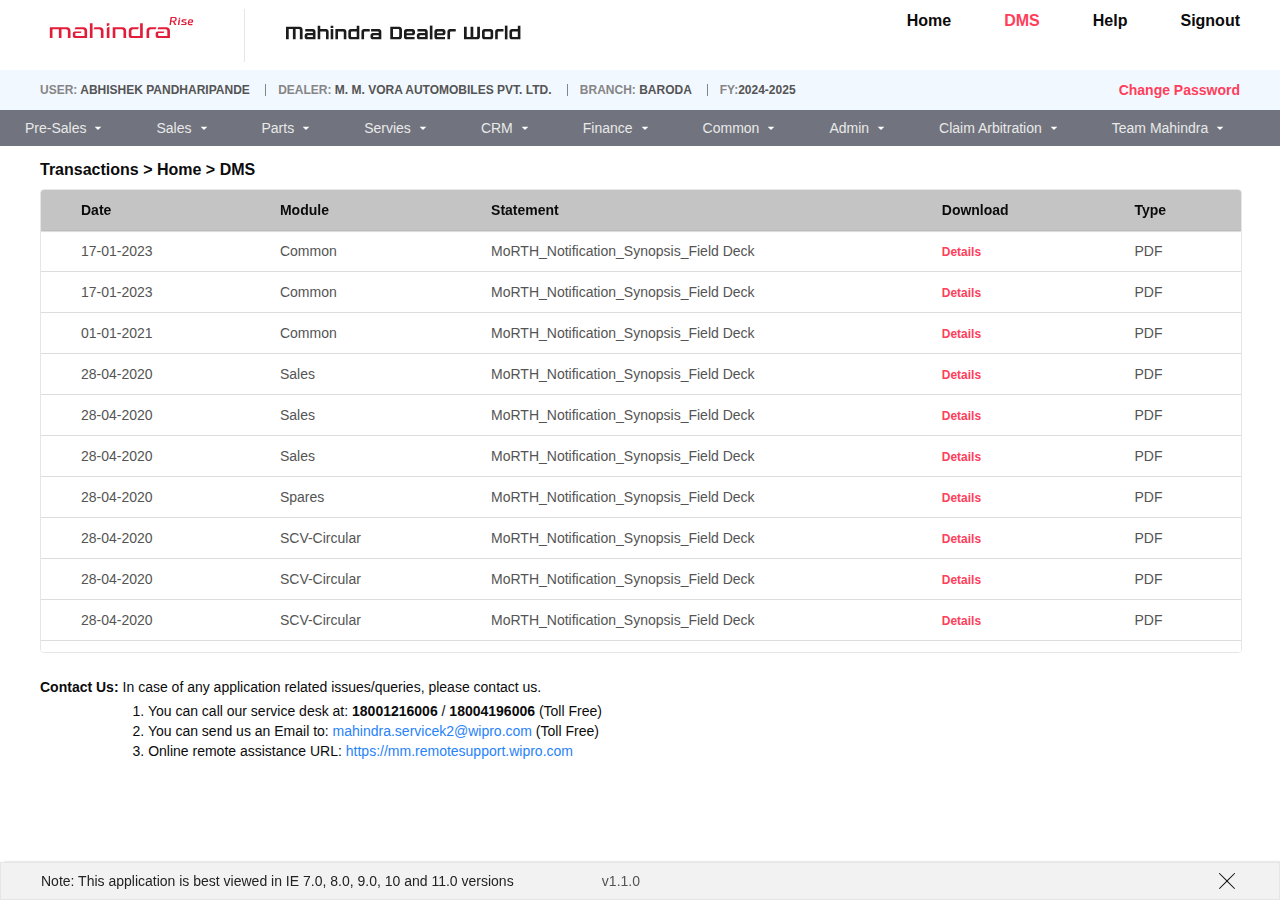
<file: transaction-dms.html>
<!DOCTYPE html>
<html lang="en">
  <head>
    <meta charset="UTF-8" />
    <meta name="viewport" content="width=device-width, initial-scale=1.0" />
    <title>Transaction-Table</title>
    <link rel="stylesheet" href="styles.css" />
  </head>

  <body>
    <div class="main-container">
      <div class="head-container">
        <div class="head-container-left">
          <img src="./IMAGES/logo.svg" alt="logo" />
          <svg
            width="1"
            height="53"
            viewBox="0 0 1 53"
            fill="none"
            xmlns="http://www.w3.org/2000/svg"
          >
            <line
              x1="0.5"
              y1="-2.18557e-08"
              x2="0.500002"
              y2="53"
              stroke="#E6E6E6"
            />
          </svg>

          <div class="transaction-head-text">
            <img
              src="./IMAGES/dealer_head.svg"
              alt="dealer_head"
              style="width: 235px; margin-top: 5px"
              ;
            />
          </div>
        </div>

        <div class="head-container-right">
          <nav>
            <a href="./transaction.html">Home</a>
            <a href="./transaction-dms.html" class="active">DMS</a>
            <a href="#">Help</a>
            <a href="#">Signout</a>
          </nav>
        </div>
      </div>
      <div class="sub-container">
        <div class="sub-container-left">
          <h4>
            <span>USER:</span> ABHISHEK PANDHARIPANDE
            <img class="line" src="./IMAGES/Line 78 (1).svg" alt="Line" />
          </h4>
          <h4>
            <span>DEALER:</span> M. M. VORA AUTOMOBILES PVT. LTD.
            <img class="line" src="./IMAGES/Line 78 (1).svg" alt="Line" />
          </h4>
          <h4>
            <span>BRANCH:</span> BARODA
            <img class="line" src="./IMAGES/Line 78 (1).svg" alt="Line" />
          </h4>
          <h4><span>FY:</span>2024-2025</h4>
        </div>
        <div class="sub-container-right">
          <!-- <a href="./reports.html" style="text-decoration: none"
            ><h4>View Reports</h4></a
          > -->

          <h4>Change Password</h4>
        </div>
      </div>
      <div class="menu-bar">
        <ul>
          <li>
            <a href="#"
              >Pre-Sales
              <img
                src="./IMAGES/d-arrow.svg"
                alt="down-arrow"
                style="margin-bottom: 0px"
              />
            </a>
            <div class="dropdown-menu">
              <ul>
                <li><a href="#">Pre-Sales</a></li>
                <li><a href="#">Pre-Sales</a></li>
                <li><a href="#">Pre-Sales</a></li>
              </ul>
            </div>
          </li>
          <li>
            <a href="#"
              >Sales
              <img
                src="./IMAGES/d-arrow.svg"
                alt="down-arrow"
                style="margin-bottom: 0px"
            /></a>
            <div class="dropdown-menu">
              <ul>
                <li>
                  <a href="#"
                    >Order Taking Form (OTF)
                    <img src="./IMAGES/right-arrow.svg" alt="right-arrow."
                  /></a>

                  <div class="dropdown-menu-1">
                    <ul class="sub-menu">
                      <li><a href="#">Team-1</a></li>
                      <li><a href="#">Team-2</a></li>
                      <li><a href="#">Team-3</a></li>
                      <li><a href="#">Team-4</a></li>
                    </ul>
                  </div>
                </li>
                <li><a href="#">Charger Installation Process</a></li>
                <li>
                  <a href="#"
                    >Vehicle Allotment
                    <img src="./IMAGES/right-arrow.svg" alt="right-arrow."
                  /></a>

                  <div class="dropdown-menu-1">
                    <ul class="sub-menu">
                      <li><a href="#">Team-1</a></li>
                      <li><a href="#">Team-2</a></li>
                      <li><a href="#">Team-3</a></li>
                      <li><a href="#">Team-4</a></li>
                    </ul>
                  </div>
                </li>
                <li>
                  <a href="#"
                    >Vehicle Invoice<img
                      src="./IMAGES/right-arrow.svg"
                      alt="right-arrow."
                  /></a>

                  <div class="dropdown-menu-1">
                    <ul class="sub-menu">
                      <li><a href="#">Invoice Generation</a></li>
                      <li><a href="#">Co-dealer Invoice</a></li>
                      <li><a href="#">Invoice Cancellation</a></li>
                      <li><a href="#">Reports</a></li>
                    </ul>
                  </div>
                </li>
                <li>
                  <a href="#"
                    >Vehicle Delivery
                    <img src="./IMAGES/right-arrow.svg" alt="right-arrow."
                  /></a>

                  <div class="dropdown-menu-1">
                    <ul class="sub-menu">
                      <li><a href="#">Team-1</a></li>
                      <li><a href="#">Team-2</a></li>
                      <li><a href="#">Team-3</a></li>
                      <li><a href="#">Team-4</a></li>
                    </ul>
                  </div>
                </li>
                <li>
                  <a href="#"
                    >(D-7) Process
                    <img src="./IMAGES/right-arrow.svg" alt="right-arrow."
                  /></a>

                  <div class="dropdown-menu-1">
                    <ul class="sub-menu">
                      <li><a href="#">Team-1</a></li>
                      <li><a href="#">Team-2</a></li>
                      <li><a href="#">Team-3</a></li>
                      <li><a href="#">Team-4</a></li>
                    </ul>
                  </div>
                </li>
              </ul>
            </div>
          </li>
          <li>
            <a href="#"
              >Parts
              <img
                src="./IMAGES/d-arrow.svg"
                alt="down-arrow"
                style="margin-bottom: 0px"
            /></a>
            <div class="dropdown-menu">
              <ul>
                <li><a href="#">Parts</a></li>
                <li><a href="#">Parts</a></li>
                <li><a href="#">Parts</a></li>
              </ul>
            </div>
          </li>
          <li>
            <a href="#"
              >Servies
              <img
                src="./IMAGES/d-arrow.svg"
                alt="down-arrow"
                style="margin-bottom: 0px"
            /></a>

            <div class="dropdown-menu">
              <ul>
                <li><a href="#">Servies</a></li>
                <li><a href="#">Servies</a></li>
                <li><a href="#">Servies</a></li>
              </ul>
            </div>
          </li>
          <li>
            <a href="#"
              >CRM
              <img
                src="./IMAGES/d-arrow.svg"
                alt="down-arrow"
                style="margin-bottom: 0px"
            /></a>

            <div class="dropdown-menu">
              <ul>
                <li><a href="#">CRM</a></li>
                <li><a href="#">CRM</a></li>
                <li><a href="#">CRM</a></li>
              </ul>
            </div>
          </li>
          <li>
            <a href="#"
              >Finance
              <img
                src="./IMAGES/d-arrow.svg"
                alt="down-arrow"
                style="margin-bottom: 0px"
            /></a>

            <div class="dropdown-menu">
              <ul>
                <li><a href="#">Finance</a></li>
                <li><a href="#">Finance</a></li>
                <li><a href="#">Finance</a></li>
              </ul>
            </div>
          </li>
          <li>
            <a href="#"
              >Common
              <img
                src="./IMAGES/d-arrow.svg"
                alt="down-arrow"
                style="margin-bottom: 0px"
            /></a>

            <div class="dropdown-menu">
              <ul>
                <li><a href="#">Common</a></li>
                <li><a href="#">Common</a></li>
                <li><a href="#">Common</a></li>
              </ul>
            </div>
          </li>
          <li>
            <a href="#"
              >Admin
              <img
                src="./IMAGES/d-arrow.svg"
                alt="down-arrow"
                style="margin-bottom: 0px"
            /></a>

            <div class="dropdown-menu">
              <ul>
                <li><a href="#">Admin</a></li>
                <li><a href="#">Admin</a></li>
                <li><a href="#">Admin</a></li>
              </ul>
            </div>
          </li>
          <li>
            <a href="#"
              >Claim Arbitration
              <img
                src="./IMAGES/d-arrow.svg"
                alt="down-arrow"
                style="margin-bottom: 0px"
            /></a>

            <div class="dropdown-menu">
              <ul>
                <li><a href="#">Claim Arbitration</a></li>
                <li><a href="#">Claim Arbitration</a></li>
                <li><a href="#">Claim Arbitration</a></li>
              </ul>
            </div>
          </li>
          <li>
            <a href="#"
              >Team Mahindra
              <img
                src="./IMAGES/d-arrow.svg"
                alt="down-arrow"
                style="margin-bottom: 0px"
            /></a>

            <div class="dropdown-menu">
              <ul>
                <li><a href="#">Team-1</a></li>
                <li><a href="#">Team-2</a></li>
                <li><a href="#">Team-3</a></li>
              </ul>
            </div>
          </li>
        </ul>
      </div>

      <div class="home">
        <div class="left-home">Transactions > Home > DMS</div>
      </div>
      <div class="container">
        <div class="table-container">
          <table>
            <thead>
              <tr>
                <th>Date</th>
                <th>Module</th>
                <th class="Statement">Statement</th>
                <th>Download</th>
                <th>Type</th>
              </tr>
            </thead>
            <div class="scroll-table">
              <tbody>
                <tr>
                  <td>17-01-2023</td>
                  <td>Common</td>
                  <td>MoRTH_Notification_Synopsis_Field Deck</td>
                  <td><button class="button">Details</button></td>
                  <td>PDF</td>
                </tr>
                <tr>
                  <td>17-01-2023</td>
                  <td>Common</td>
                  <td>MoRTH_Notification_Synopsis_Field Deck</td>
                  <td><button class="button">Details</button></td>
                  <td>PDF</td>
                </tr>
                <tr>
                  <td>01-01-2021</td>
                  <td>Common</td>
                  <td>MoRTH_Notification_Synopsis_Field Deck</td>
                  <td><button class="button">Details</button></td>
                  <td>PDF</td>
                </tr>
                <tr>
                  <td>28-04-2020</td>
                  <td>Sales</td>
                  <td>MoRTH_Notification_Synopsis_Field Deck</td>
                  <td><button class="button">Details</button></td>
                  <td>PDF</td>
                </tr>
                <tr>
                  <td>28-04-2020</td>
                  <td>Sales</td>
                  <td>MoRTH_Notification_Synopsis_Field Deck</td>
                  <td><button class="button">Details</button></td>
                  <td>PDF</td>
                </tr>
                <tr>
                  <td>28-04-2020</td>
                  <td>Sales</td>
                  <td>MoRTH_Notification_Synopsis_Field Deck</td>
                  <td><button class="button">Details</button></td>
                  <td>PDF</td>
                </tr>
                <tr>
                  <td>28-04-2020</td>
                  <td>Spares</td>
                  <td>MoRTH_Notification_Synopsis_Field Deck</td>
                  <td><button class="button">Details</button></td>
                  <td>PDF</td>
                </tr>
                <tr>
                  <td>28-04-2020</td>
                  <td>SCV-Circular</td>
                  <td>MoRTH_Notification_Synopsis_Field Deck</td>
                  <td><button class="button">Details</button></td>
                  <td>PDF</td>
                </tr>
                <tr>
                  <td>28-04-2020</td>
                  <td>SCV-Circular</td>
                  <td>MoRTH_Notification_Synopsis_Field Deck</td>
                  <td><button class="button">Details</button></td>
                  <td>PDF</td>
                </tr>
                <tr>
                  <td>28-04-2020</td>
                  <td>SCV-Circular</td>
                  <td>MoRTH_Notification_Synopsis_Field Deck</td>
                  <td><button class="button">Details</button></td>
                  <td>PDF</td>
                </tr>

                <tr>
                  <td>17-01-2023</td>
                  <td>Common</td>
                  <td>MoRTH_Notification_Synopsis_Field Deck</td>
                  <td><button class="button">Details</button></td>
                  <td>PDF</td>
                </tr>
                <tr>
                  <td>17-01-2023</td>
                  <td>Common</td>
                  <td>MoRTH_Notification_Synopsis_Field Deck</td>
                  <td><button class="button">Details</button></td>
                  <td>PDF</td>
                </tr>
                <tr>
                  <td>01-01-2021</td>
                  <td>Common</td>
                  <td>MoRTH_Notification_Synopsis_Field Deck</td>
                  <td><button class="button">Details</button></td>
                  <td>PDF</td>
                </tr>
                <tr>
                  <td>28-04-2020</td>
                  <td>Sales</td>
                  <td>MoRTH_Notification_Synopsis_Field Deck</td>
                  <td><button class="button">Details</button></td>
                  <td>PDF</td>
                </tr>
                <tr>
                  <td>28-04-2020</td>
                  <td>Sales</td>
                  <td>MoRTH_Notification_Synopsis_Field Deck</td>
                  <td><button class="button">Details</button></td>
                  <td>PDF</td>
                </tr>
                <tr>
                  <td>28-04-2020</td>
                  <td>Sales</td>
                  <td>MoRTH_Notification_Synopsis_Field Deck</td>
                  <td><button class="button">Details</button></td>
                  <td>PDF</td>
                </tr>
                <tr>
                  <td>28-04-2020</td>
                  <td>Spares</td>
                  <td>MoRTH_Notification_Synopsis_Field Deck</td>
                  <td><button class="button">Details</button></td>
                  <td>PDF</td>
                </tr>
                <tr>
                  <td>28-04-2020</td>
                  <td>SCV-Circular</td>
                  <td>MoRTH_Notification_Synopsis_Field Deck</td>
                  <td><button class="button">Details</button></td>
                  <td>PDF</td>
                </tr>
                <tr>
                  <td>28-04-2020</td>
                  <td>SCV-Circular</td>
                  <td>MoRTH_Notification_Synopsis_Field Deck</td>
                  <td><button class="button">Details</button></td>
                  <td>PDF</td>
                </tr>
                <tr>
                  <td>28-04-2020</td>
                  <td>SCV-Circular</td>
                  <td>MoRTH_Notification_Synopsis_Field Deck</td>
                  <td><button class="button">Details</button></td>
                  <td>PDF</td>
                </tr>

                <tr>
                  <td>17-01-2023</td>
                  <td>Common</td>
                  <td>MoRTH_Notification_Synopsis_Field Deck</td>
                  <td><button class="button">Details</button></td>
                  <td>PDF</td>
                </tr>
                <tr>
                  <td>17-01-2023</td>
                  <td>Common</td>
                  <td>MoRTH_Notification_Synopsis_Field Deck</td>
                  <td><button class="button">Details</button></td>
                  <td>PDF</td>
                </tr>
                <tr>
                  <td>01-01-2021</td>
                  <td>Common</td>
                  <td>MoRTH_Notification_Synopsis_Field Deck</td>
                  <td><button class="button">Details</button></td>
                  <td>PDF</td>
                </tr>
                <tr>
                  <td>28-04-2020</td>
                  <td>Sales</td>
                  <td>MoRTH_Notification_Synopsis_Field Deck</td>
                  <td><button class="button">Details</button></td>
                  <td>PDF</td>
                </tr>
                <tr>
                  <td>28-04-2020</td>
                  <td>Sales</td>
                  <td>MoRTH_Notification_Synopsis_Field Deck</td>
                  <td><button class="button">Details</button></td>
                  <td>PDF</td>
                </tr>
                <tr>
                  <td>28-04-2020</td>
                  <td>Sales</td>
                  <td>MoRTH_Notification_Synopsis_Field Deck</td>
                  <td><button class="button">Details</button></td>
                  <td>PDF</td>
                </tr>
                <tr>
                  <td>28-04-2020</td>
                  <td>Spares</td>
                  <td>MoRTH_Notification_Synopsis_Field Deck</td>
                  <td><button class="button">Details</button></td>
                  <td>PDF</td>
                </tr>
                <tr>
                  <td>28-04-2020</td>
                  <td>SCV-Circular</td>
                  <td>MoRTH_Notification_Synopsis_Field Deck</td>
                  <td><button class="button">Details</button></td>
                  <td>PDF</td>
                </tr>
                <tr>
                  <td>28-04-2020</td>
                  <td>SCV-Circular</td>
                  <td>MoRTH_Notification_Synopsis_Field Deck</td>
                  <td><button class="button">Details</button></td>
                  <td>PDF</td>
                </tr>
                <tr>
                  <td>28-04-2020</td>
                  <td>SCV-Circular</td>
                  <td>MoRTH_Notification_Synopsis_Field Deck</td>
                  <td><button class="button">Details</button></td>
                  <td>PDF</td>
                </tr>
              </tbody>
            </div>
          </table>
        </div>
      </div>
      <div class="Contact-us">
        <div class="Contact-us-head">
          <h2>Contact Us:</h2>
        </div>
        <div class="Contact-us-sub">
          <p>
            In case of any application related issues/queries, please contact
            us.
          </p>
          <div class="Contact-us-sub-para">
            <p>
              1. You can call our service desk at: <b>18001216006</b> /
              <b>18004196006</b>
              (Toll Free)
            </p>
            <p>
              2. You can send us an Email to:
              <a href="mailto:mahindra.servicek2@wlpro.com"
                >mahindra.servicek2@wipro.com</a
              >
              (Toll Free)
            </p>
            <p>
              3. Online remote assistance URL:
              <a href="https://mm.remotesupport.wlpro.com"
                >https://mm.remotesupport.wipro.com</a
              >
            </p>
          </div>
        </div>
      </div>

      <div class="footer">
        <div class="footer-container">
          <div class="footer-left">
            <div class="note">
              Note: This application is best viewed in IE 7.0, 8.0, 9.0, 10 and
              11.0 versions
            </div>
            <div class="version">v1.1.0</div>
          </div>

          <svg
            xmlns="http://www.w3.org/2000/svg"
            width="24"
            height="24"
            viewBox="0 0 24 24"
            fill="none"
          >
            <path
              fill-rule="evenodd"
              clip-rule="evenodd"
              d="M4.14645 4.14645C4.34171 3.95118 4.65829 3.95118 4.85355 4.14645L12 11.2929L19.1464 4.14645C19.3417 3.95118 19.6583 3.95118 19.8536 4.14645C20.0488 4.34171 20.0488 4.65829 19.8536 4.85355L12.7071 12L19.8536 19.1464C20.0488 19.3417 20.0488 19.6583 19.8536 19.8536C19.6583 20.0488 19.3417 20.0488 19.1464 19.8536L12 12.7071L4.85355 19.8536C4.65829 20.0488 4.34171 20.0488 4.14645 19.8536C3.95118 19.6583 3.95118 19.3417 4.14645 19.1464L11.2929 12L4.14645 4.85355C3.95118 4.65829 3.95118 4.34171 4.14645 4.14645Z"
              fill="#0B0B0C"
            />
          </svg>
        </div>
      </div>
    </div>
  </body>
</html>
</file>
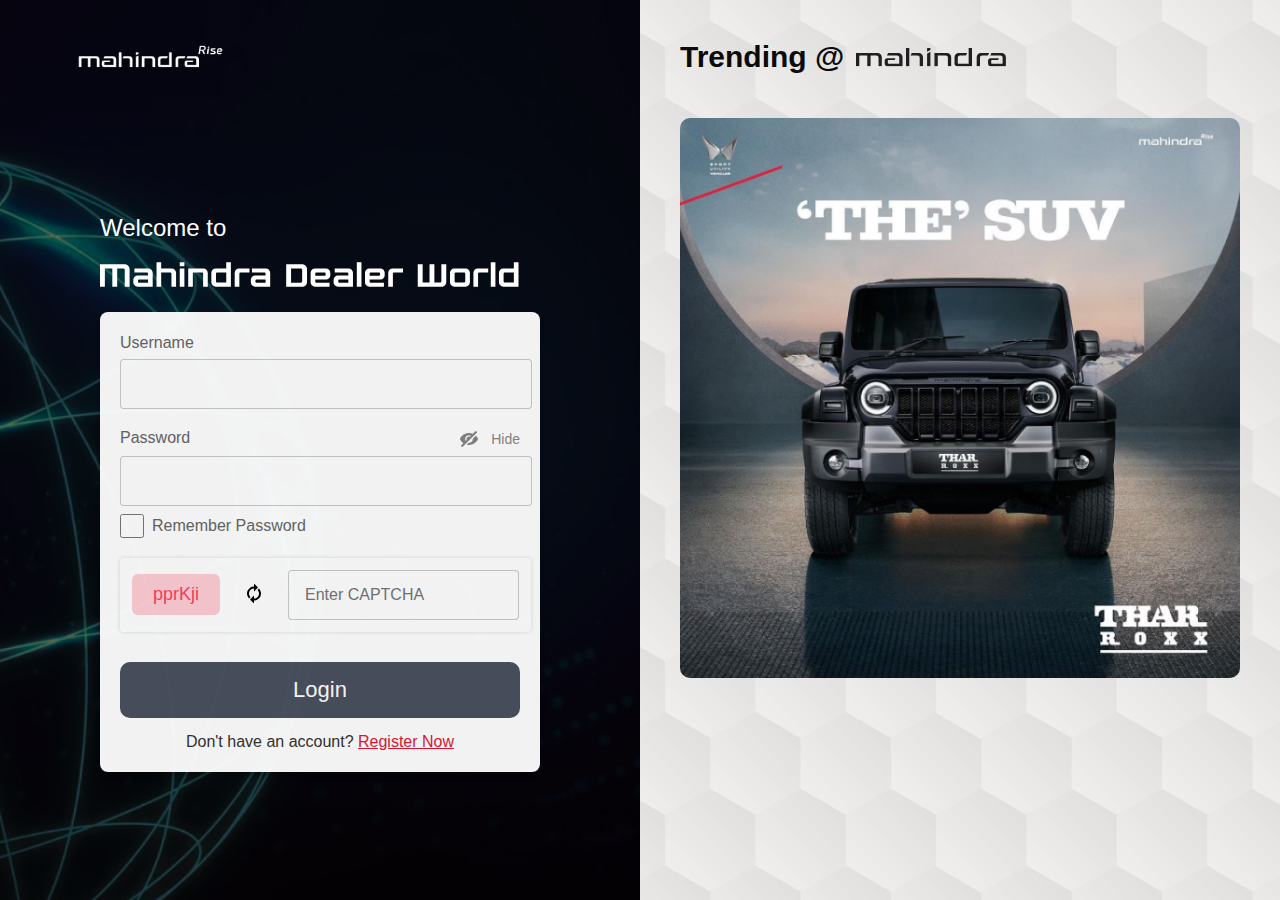
<file: transaction-login.html>
<!DOCTYPE html>
<html lang="en">

<head>
  <meta charset="UTF-8" />
  <meta name="viewport" content="width=device-width, initial-scale=1.0" />
  <title>Transaction Login</title>
  <link rel="stylesheet" href="styles.css" />
</head>

<body>
  <div class="background-container_welcome">
    <div class="background-image-1_welcome">
      <header class="logo-welcome">
        <img src="./IMAGES/mahindra-rise.png" alt="logo" />
      </header>
      <div class="box-container">
        <div class="text-head" style="width: 440px">
          <h4>Welcome to</h4>
          <h3>
            <img src="./IMAGES/Welcome-to-mahindra.svg" alt="Welcome" />
          </h3>
        </div>
        <div class="login-container">
          <form id="login-form">
            <div class="form-group">
              <label for="username" style="margin-bottom:7px;">Username</label>
              <input type="text" id="username" name="username" required />
            </div>
            <div class="form-group-2">
              <div>
                <label for="password">Password</label>
              </div>
              <div class="hide-icon" id="toggle-password">
                <svg xmlns="http://www.w3.org/2000/svg" width="20" height="20" viewBox="0 0 20 17" fill="none">
                  <path
                    d="M17.8822 1.38134L17.1463 0.645393C16.9383 0.437403 16.5543 0.469412 16.3143 0.757357L13.7541 3.30132C12.602 2.80538 11.3382 2.56538 10.0101 2.56538C6.05798 2.58132 2.6342 4.88529 0.986083 8.19749C0.890056 8.40549 0.890056 8.66142 0.986083 8.8374C1.75402 10.4054 2.90609 11.7015 4.34609 12.6774L2.2501 14.8054C2.0101 15.0454 1.97809 15.4293 2.13813 15.6374L2.87408 16.3733C3.08207 16.5813 3.46606 16.5493 3.70606 16.2613L17.754 2.21345C18.058 1.97358 18.09 1.58962 17.882 1.38161L17.8822 1.38134ZM10.8581 6.21322C10.5861 6.1492 10.2981 6.06925 10.0261 6.06925C8.66606 6.06925 7.57818 7.15727 7.57818 8.51718C7.57818 8.78919 7.64219 9.07714 7.72215 9.34916L6.65003 10.4052C6.33008 9.84524 6.15409 9.22114 6.15409 8.51722C6.15409 6.38924 7.86611 4.67722 9.99409 4.67722C10.6982 4.67722 11.3221 4.8532 11.8821 5.17316L10.8581 6.21322Z"
                    fill="#666666" fill-opacity="0.8" />
                  <path
                    d="M19.0342 8.19743C18.4742 7.07738 17.7381 6.06945 16.8262 5.25342L13.8502 8.19743V8.51738C13.8502 10.6454 12.1382 12.3574 10.0102 12.3574H9.69023L7.80225 14.2454C8.50631 14.3893 9.24225 14.4854 9.96225 14.4854C13.9144 14.4854 17.3382 12.1814 18.9863 8.85325C19.1302 8.62918 19.1302 8.40527 19.0342 8.19726L19.0342 8.19743Z"
                    fill="#666666" fill-opacity="0.8" />
                </svg>

                <h4>Hide</h4>
              </div>
            </div>
            <input type="password" id="password" name="password" required />
            <div class="form-group-3 rememberIcons">
              <input type="checkbox" id="remember-password" style="width: 24px; height: 24px" />
              <label for="remember-password"> Remember Password </label>
            </div>
            <div class="captcha-container">
              <button type="button" class="captcha-span">pprKji</button>
              <button type="button" class="captcha-refresh">
                <svg xmlns="http://www.w3.org/2000/svg" width="20" height="21" viewBox="0 0 20 21" fill="none">
                  <g clip-path="url(#clip0_78_339)">
                    <path
                      d="M10 3.5V5.5C9.00981 5.49823 8.04138 5.79051 7.21749 6.3398C6.3936 6.88908 5.75135 7.67063 5.37218 8.58537C4.993 9.5001 4.89397 10.5068 5.08764 11.4779C5.28131 12.449 5.75895 13.3407 6.46002 14.04L5.05002 15.45C4.07095 14.471 3.40418 13.2237 3.13405 11.8658C2.86391 10.5078 3.00253 9.10029 3.53239 7.82115C4.06224 6.542 4.95953 5.44872 6.11076 4.67955C7.262 3.91039 8.61548 3.4999 10 3.5ZM14.95 5.55C15.9291 6.52897 16.5959 7.7763 16.866 9.13423C17.1361 10.4922 16.9975 11.8997 16.4677 13.1789C15.9378 14.458 15.0405 15.5513 13.8893 16.3204C12.738 17.0896 11.3846 17.5001 10 17.5V15.5C10.9902 15.5018 11.9587 15.2095 12.7826 14.6602C13.6064 14.1109 14.2487 13.3294 14.6279 12.4146C15.007 11.4999 15.1061 10.4932 14.9124 9.52209C14.7187 8.55101 14.2411 7.6593 13.54 6.96L14.95 5.55ZM10 20.5L6.00002 16.5L10 12.5V20.5ZM10 8.5V0.5L14 4.5L10 8.5Z"
                      fill="black" />
                  </g>
                  <defs>
                    <clipPath id="clip0_78_339">
                      <rect width="20" height="20" fill="white" transform="translate(0 0.5)" />
                    </clipPath>
                  </defs>
                </svg>
              </button>
              <input type="text" class="captcha-input" placeholder="Enter CAPTCHA" required />
            </div>
            <button type="submit" id="loginButton">Login</button>
            <div class="register-link">
              Don't have an account?
              <a href="./register.html">Register Now</a>
            </div>
          </form>
        </div>
      </div>
    </div>

    <div class="background-image-2_welcome">
      <div class="trending">
        <h2>
          Trending @
          <img src="./IMAGES/mahindra.svg" alt="mahindra" style="margin-left: 12px" />
        </h2>
        <div id="image">
          <img src="./IMAGES/welcome-banner-image.png" alt="Thar" />
        </div>
      </div>
    </div>
  </div>

  <script>
    document
      .getElementById("toggle-password")
      .addEventListener("click", function () {
        const passwordInput = document.getElementById("password");
        const hideIcon = document.querySelector(".hide-icon svg");
        const hideText = document.querySelector(".hide-icon h4");
        if (passwordInput.type === "password") {
          passwordInput.type = "text";
          hideText.innerText = "Hide";
          hideIcon.innerHTML =
            '<path fill="#666666" fill-opacity="0.8" d="M17.8822 1.38134L17.1463 0.645393C16.9383 0.437403 16.5543 0.469412 16.3143 0.757357L13.7541 3.30132C12.602 2.80538 11.3382 2.56538 10.0101 2.56538C6.05798 2.58132 2.6342 4.88529 0.986083 8.19749C0.890056 8.40549 0.890056 8.66142 0.986083 8.8374C1.75402 10.4054 2.90609 11.7015 4.34609 12.6774L2.2501 14.8054C2.0101 15.0454 1.97809 15.4293 2.13813 15.6374L2.87408 16.3733C3.08207 16.5813 3.46606 16.5493 3.70606 16.2613L17.754 2.21345C18.058 1.97358 18.09 1.58962 17.882 1.38161L17.8822 1.38134ZM10.8581 6.21322C10.5861 6.1492 10.2981 6.06925 10.0261 6.06925C8.66606 6.06925 7.57818 7.15727 7.57818 8.51718C7.57818 8.78919 7.64219 9.07714 7.72215 9.34916L6.65003 10.4052C6.33008 9.84524 6.15409 9.22114 6.15409 8.51722C6.15409 6.38924 7.86611 4.67722 9.99409 4.67722C10.6982 4.67722 11.3221 4.8532 11.8821 5.17316L10.8581 6.21322Z" /><path fill="#666666" fill-opacity="0.8" d="M19.0342 8.19743C18.4742 7.07738 17.7381 6.06945 16.8262 5.25342L13.8502 8.19743V8.51738C13.8502 10.6454 12.1382 12.3574 10.0102 12.3574H9.69023L7.80225 14.2454C8.50631 14.3893 9.24225 14.4854 9.96225 14.4854C13.9144 14.4854 17.3382 12.1814 18.9863 8.85325C19.1302 8.62918 19.1302 8.40527 19.0342 8.19726L19.0342 8.19743Z" /></svg>';
        } else {
          passwordInput.type = "password";
          hideText.innerText = "Show";
          hideIcon.innerHTML = `<svg
 xmlns="http://www.w3.org/2000/svg"
 width="20"
 height="20"
 viewBox="0 0 20 17"
 fill="none"
>
 <path
   d="M17.8822 1.38134L17.1463 0.645393C16.9383 0.437403 16.5543 0.469412 16.3143 0.757357L13.7541 3.30132C12.602 2.80538 11.3382 2.56538 10.0101 2.56538C6.05798 2.58132 2.6342 4.88529 0.986083 8.19749C0.890056 8.40549 0.890056 8.66142 0.986083 8.8374C1.75402 10.4054 2.90609 11.7015 4.34609 12.6774L2.2501 14.8054C2.0101 15.0454 1.97809 15.4293 2.13813 15.6374L2.87408 16.3733C3.08207 16.5813 3.46606 16.5493 3.70606 16.2613L17.754 2.21345C18.058 1.97358 18.09 1.58962 17.882 1.38161L17.8822 1.38134ZM10.8581 6.21322C10.5861 6.1492 10.2981 6.06925 10.0261 6.06925C8.66606 6.06925 7.57818 7.15727 7.57818 8.51718C7.57818 8.78919 7.64219 9.07714 7.72215 9.34916L6.65003 10.4052C6.33008 9.84524 6.15409 9.22114 6.15409 8.51722C6.15409 6.38924 7.86611 4.67722 9.99409 4.67722C10.6982 4.67722 11.3221 4.8532 11.8821 5.17316L10.8581 6.21322Z"
   fill="#666666"
   fill-opacity="0.8"
 />
 <path
   d="M19.0342 8.19743C18.4742 7.07738 17.7381 6.06945 16.8262 5.25342L13.8502 8.19743V8.51738C13.8502 10.6454 12.1382 12.3574 10.0102 12.3574H9.69023L7.80225 14.2454C8.50631 14.3893 9.24225 14.4854 9.96225 14.4854C13.9144 14.4854 17.3382 12.1814 18.9863 8.85325C19.1302 8.62918 19.1302 8.40527 19.0342 8.19726L19.0342 8.19743Z"
   fill="#666666"
   fill-opacity="0.8"
 />
</svg>`;
        }
      });

    document
      .getElementById("login-form")
      .addEventListener("submit", function (event) {
        event.preventDefault();
        const username = document.getElementById("username").value;
        const password = document.getElementById("password").value;
        const captcha = document.querySelector(".captcha-input").value;

        // Add your login logic here. For now, just an alert.
        if (captcha === "pprKji") {
          // Example captcha check
          alert(
            `Logging in with Username: ${username} and Password: ${password}`
          );
          window.location.href = "transaction.html"; // Redirect to transaction page
        } else {
          alert("Captcha is incorrect. Please try again.");
        }
      });

    document
      .querySelector(".captcha-refresh")
      .addEventListener("click", function () {
        const captchaButton = document.querySelector(".captcha-span");
        // Generate a new CAPTCHA here. For demonstration, let's generate a random 6-character CAPTCHA.
        const newCaptcha = generateCaptcha(6); // Replace with your actual CAPTCHA generation logic
        captchaButton.innerText = newCaptcha;
      });

    // Function to generate a random string of given length
    function generateCaptcha(length) {
      const characters =
        "ABCDEFGHIJKLMNOPQRSTUVWXYZabcdefghijklmnopqrstuvwxyz0123456789";
      let captcha = "";
      const maxLength = Math.min(length, 5);
      for (let i = 0; i < maxLength; i++) {
        captcha += characters.charAt(Math.floor(Math.random() * characters.length));
      }
      return captcha;
    }
    document
      .getElementById("loginButton")
      .addEventListener("click", function () {
        window.location.href = "transaction.html";
      });
  </script>
</body>

</html>
</file>
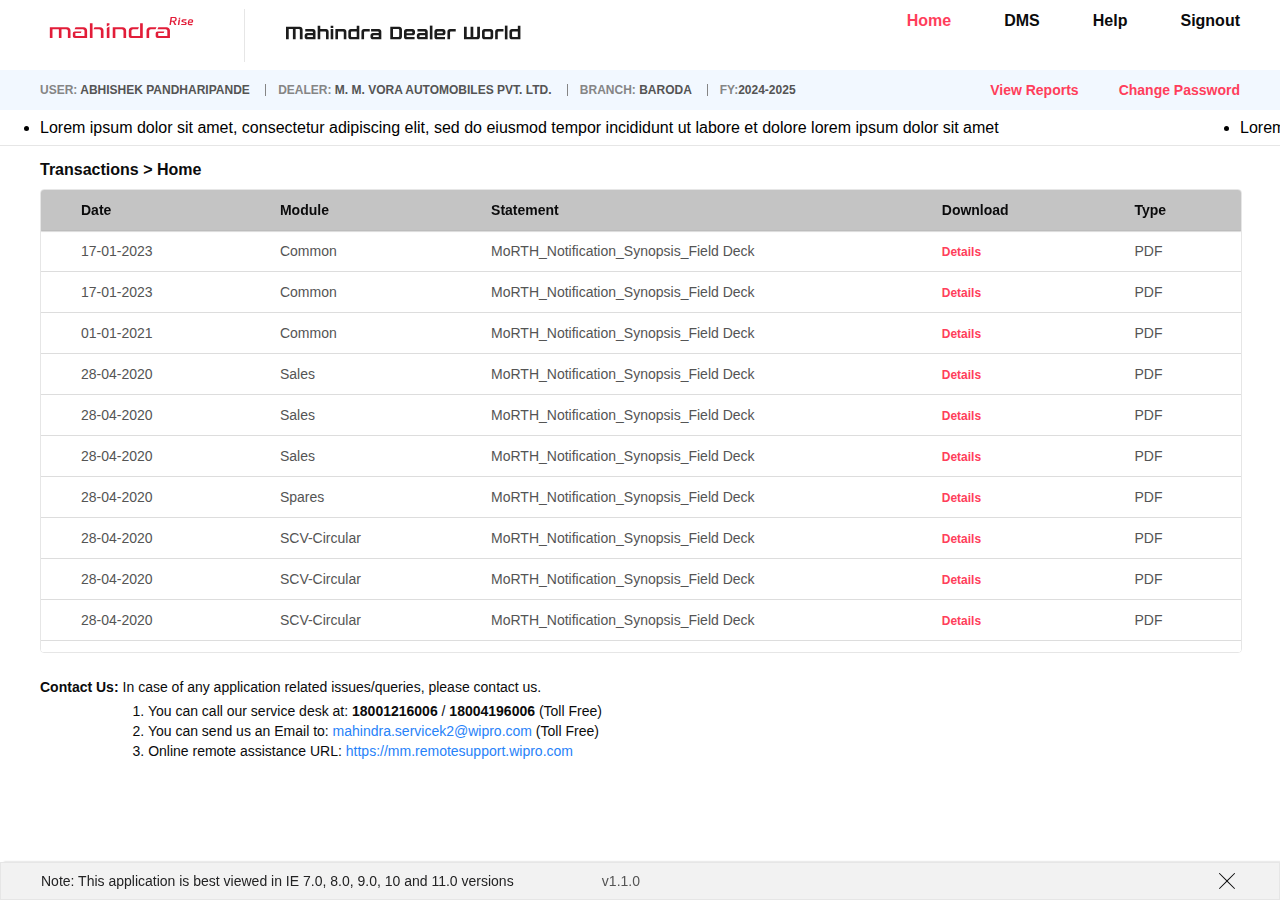
<file: transaction.html>
<!DOCTYPE html>
<html lang="en">
  <head>
    <meta charset="UTF-8" />
    <meta name="viewport" content="width=device-width, initial-scale=1.0" />
    <title>Transaction-Table</title>
    <link rel="stylesheet" href="styles.css" />
  </head>

  <body>
    <div class="main-container">
      <div class="head-container">
        <div class="head-container-left">
          <img src="./IMAGES/logo.svg" alt="logo" />
          <svg
            width="1"
            height="53"
            viewBox="0 0 1 53"
            fill="none"
            xmlns="http://www.w3.org/2000/svg"
          >
            <line
              x1="0.5"
              y1="-2.18557e-08"
              x2="0.500002"
              y2="53"
              stroke="#E6E6E6"
            />
          </svg>

          <div class="transaction-head-text">
            <img
              src="./IMAGES/dealer_head.svg"
              alt="dealer_head"
              style="width: 235px; margin-top: 5px"
              ;
            />
          </div>
        </div>
        <!-- <div class="head-container-right">
          <nav>
            <a href="#">Home</a>
            <a href="./transaction-dms.html">DMS</a>
            <a href="#">Help</a>
            <a href="#">Signout</a>
          </nav>
        </div> -->
        <div class="head-container-right">
          <nav>
            <a href="#" class="active">Home</a>
            <a href="./transaction-dms.html">DMS</a>
            <a href="#">Help</a>
            <a href="#">Signout</a>
          </nav>
        </div>
      </div>
      <div class="sub-container">
        <div class="sub-container-left">
          <h4>
            <span>USER:</span> ABHISHEK PANDHARIPANDE
            <img class="line" src="./IMAGES/Line 78 (1).svg" alt="Line" />
          </h4>
          <h4>
            <span>DEALER:</span> M. M. VORA AUTOMOBILES PVT. LTD.
            <img class="line" src="./IMAGES/Line 78 (1).svg" alt="Line" />
          </h4>
          <h4>
            <span>BRANCH:</span> BARODA
            <img class="line" src="./IMAGES/Line 78 (1).svg" alt="Line" />
          </h4>
          <h4><span>FY:</span>2024-2025</h4>
        </div>
        <div class="sub-container-right">
          <a href="./reports.html" style="text-decoration: none"
            ><h4>View Reports</h4></a
          >

          <h4>Change Password</h4>
        </div>
      </div>
      <div class="slider">
        <ul>
          <li type="disc">
            Lorem ipsum dolor sit amet, consectetur adipiscing elit, sed do
            eiusmod tempor incididunt ut labore et dolore lorem ipsum dolor sit
            amet
          </li>
          <li type="disc">
            Lorem ipsum dolor sit amet, consectetur adipiscing elit, sed do
            eiusmod tempor incididunt ut labore et dolore lorem ipsum dolor sit
            amet
          </li>

          <li type="disc">
            Lorem ipsum dolor sit amet, consectetur adipiscing elit, sed do
            eiusmod tempor incididunt ut labore et dolore lorem ipsum dolor sit
            amet
          </li>
        </ul>
      </div>
      <div class="home">
        <div class="left-home">Transactions > Home</div>
      </div>
      <div class="container">
        <div class="table-container">
          <table>
            <thead>
              <tr>
                <th>Date</th>
                <th>Module</th>
                <th class="Statement">Statement</th>
                <th>Download</th>
                <th>Type</th>
              </tr>
            </thead>
            <div class="scroll-table">
              <tbody>
                <tr>
                  <td>17-01-2023</td>
                  <td>Common</td>
                  <td>MoRTH_Notification_Synopsis_Field Deck</td>
                  <td><button class="button">Details</button></td>
                  <td>PDF</td>
                </tr>
                <tr>
                  <td>17-01-2023</td>
                  <td>Common</td>
                  <td>MoRTH_Notification_Synopsis_Field Deck</td>
                  <td><button class="button">Details</button></td>
                  <td>PDF</td>
                </tr>
                <tr>
                  <td>01-01-2021</td>
                  <td>Common</td>
                  <td>MoRTH_Notification_Synopsis_Field Deck</td>
                  <td><button class="button">Details</button></td>
                  <td>PDF</td>
                </tr>
                <tr>
                  <td>28-04-2020</td>
                  <td>Sales</td>
                  <td>MoRTH_Notification_Synopsis_Field Deck</td>
                  <td><button class="button">Details</button></td>
                  <td>PDF</td>
                </tr>
                <tr>
                  <td>28-04-2020</td>
                  <td>Sales</td>
                  <td>MoRTH_Notification_Synopsis_Field Deck</td>
                  <td><button class="button">Details</button></td>
                  <td>PDF</td>
                </tr>
                <tr>
                  <td>28-04-2020</td>
                  <td>Sales</td>
                  <td>MoRTH_Notification_Synopsis_Field Deck</td>
                  <td><button class="button">Details</button></td>
                  <td>PDF</td>
                </tr>
                <tr>
                  <td>28-04-2020</td>
                  <td>Spares</td>
                  <td>MoRTH_Notification_Synopsis_Field Deck</td>
                  <td><button class="button">Details</button></td>
                  <td>PDF</td>
                </tr>
                <tr>
                  <td>28-04-2020</td>
                  <td>SCV-Circular</td>
                  <td>MoRTH_Notification_Synopsis_Field Deck</td>
                  <td><button class="button">Details</button></td>
                  <td>PDF</td>
                </tr>
                <tr>
                  <td>28-04-2020</td>
                  <td>SCV-Circular</td>
                  <td>MoRTH_Notification_Synopsis_Field Deck</td>
                  <td><button class="button">Details</button></td>
                  <td>PDF</td>
                </tr>
                <tr>
                  <td>28-04-2020</td>
                  <td>SCV-Circular</td>
                  <td>MoRTH_Notification_Synopsis_Field Deck</td>
                  <td><button class="button">Details</button></td>
                  <td>PDF</td>
                </tr>

                <tr>
                  <td>17-01-2023</td>
                  <td>Common</td>
                  <td>MoRTH_Notification_Synopsis_Field Deck</td>
                  <td><button class="button">Details</button></td>
                  <td>PDF</td>
                </tr>
                <tr>
                  <td>17-01-2023</td>
                  <td>Common</td>
                  <td>MoRTH_Notification_Synopsis_Field Deck</td>
                  <td><button class="button">Details</button></td>
                  <td>PDF</td>
                </tr>
                <tr>
                  <td>01-01-2021</td>
                  <td>Common</td>
                  <td>MoRTH_Notification_Synopsis_Field Deck</td>
                  <td><button class="button">Details</button></td>
                  <td>PDF</td>
                </tr>
                <tr>
                  <td>28-04-2020</td>
                  <td>Sales</td>
                  <td>MoRTH_Notification_Synopsis_Field Deck</td>
                  <td><button class="button">Details</button></td>
                  <td>PDF</td>
                </tr>
                <tr>
                  <td>28-04-2020</td>
                  <td>Sales</td>
                  <td>MoRTH_Notification_Synopsis_Field Deck</td>
                  <td><button class="button">Details</button></td>
                  <td>PDF</td>
                </tr>
                <tr>
                  <td>28-04-2020</td>
                  <td>Sales</td>
                  <td>MoRTH_Notification_Synopsis_Field Deck</td>
                  <td><button class="button">Details</button></td>
                  <td>PDF</td>
                </tr>
                <tr>
                  <td>28-04-2020</td>
                  <td>Spares</td>
                  <td>MoRTH_Notification_Synopsis_Field Deck</td>
                  <td><button class="button">Details</button></td>
                  <td>PDF</td>
                </tr>
                <tr>
                  <td>28-04-2020</td>
                  <td>SCV-Circular</td>
                  <td>MoRTH_Notification_Synopsis_Field Deck</td>
                  <td><button class="button">Details</button></td>
                  <td>PDF</td>
                </tr>
                <tr>
                  <td>28-04-2020</td>
                  <td>SCV-Circular</td>
                  <td>MoRTH_Notification_Synopsis_Field Deck</td>
                  <td><button class="button">Details</button></td>
                  <td>PDF</td>
                </tr>
                <tr>
                  <td>28-04-2020</td>
                  <td>SCV-Circular</td>
                  <td>MoRTH_Notification_Synopsis_Field Deck</td>
                  <td><button class="button">Details</button></td>
                  <td>PDF</td>
                </tr>

                <tr>
                  <td>17-01-2023</td>
                  <td>Common</td>
                  <td>MoRTH_Notification_Synopsis_Field Deck</td>
                  <td><button class="button">Details</button></td>
                  <td>PDF</td>
                </tr>
                <tr>
                  <td>17-01-2023</td>
                  <td>Common</td>
                  <td>MoRTH_Notification_Synopsis_Field Deck</td>
                  <td><button class="button">Details</button></td>
                  <td>PDF</td>
                </tr>
                <tr>
                  <td>01-01-2021</td>
                  <td>Common</td>
                  <td>MoRTH_Notification_Synopsis_Field Deck</td>
                  <td><button class="button">Details</button></td>
                  <td>PDF</td>
                </tr>
                <tr>
                  <td>28-04-2020</td>
                  <td>Sales</td>
                  <td>MoRTH_Notification_Synopsis_Field Deck</td>
                  <td><button class="button">Details</button></td>
                  <td>PDF</td>
                </tr>
                <tr>
                  <td>28-04-2020</td>
                  <td>Sales</td>
                  <td>MoRTH_Notification_Synopsis_Field Deck</td>
                  <td><button class="button">Details</button></td>
                  <td>PDF</td>
                </tr>
                <tr>
                  <td>28-04-2020</td>
                  <td>Sales</td>
                  <td>MoRTH_Notification_Synopsis_Field Deck</td>
                  <td><button class="button">Details</button></td>
                  <td>PDF</td>
                </tr>
                <tr>
                  <td>28-04-2020</td>
                  <td>Spares</td>
                  <td>MoRTH_Notification_Synopsis_Field Deck</td>
                  <td><button class="button">Details</button></td>
                  <td>PDF</td>
                </tr>
                <tr>
                  <td>28-04-2020</td>
                  <td>SCV-Circular</td>
                  <td>MoRTH_Notification_Synopsis_Field Deck</td>
                  <td><button class="button">Details</button></td>
                  <td>PDF</td>
                </tr>
                <tr>
                  <td>28-04-2020</td>
                  <td>SCV-Circular</td>
                  <td>MoRTH_Notification_Synopsis_Field Deck</td>
                  <td><button class="button">Details</button></td>
                  <td>PDF</td>
                </tr>
                <tr>
                  <td>28-04-2020</td>
                  <td>SCV-Circular</td>
                  <td>MoRTH_Notification_Synopsis_Field Deck</td>
                  <td><button class="button">Details</button></td>
                  <td>PDF</td>
                </tr>
              </tbody>
            </div>
          </table>
        </div>
      </div>
      <div class="Contact-us">
        <div class="Contact-us-head">
          <h2>Contact Us:</h2>
        </div>
        <div class="Contact-us-sub">
          <p>
            In case of any application related issues/queries, please contact
            us.
          </p>
          <div class="Contact-us-sub-para">
            <p>
              1. You can call our service desk at: <b>18001216006</b> /
              <b>18004196006</b>
              (Toll Free)
            </p>
            <p>
              2. You can send us an Email to:
              <a href="mailto:mahindra.servicek2@wlpro.com"
                >mahindra.servicek2@wipro.com</a
              >
              (Toll Free)
            </p>
            <p>
              3. Online remote assistance URL:
              <a href="https://mm.remotesupport.wlpro.com"
                >https://mm.remotesupport.wipro.com</a
              >
            </p>
          </div>
        </div>
      </div>

      <div class="footer">
        <div class="footer-container">
          <div class="footer-left">
            <div class="note">
              Note: This application is best viewed in IE 7.0, 8.0, 9.0, 10 and
              11.0 versions
            </div>
            <div class="version">v1.1.0</div>
          </div>

          <svg
            xmlns="http://www.w3.org/2000/svg"
            width="24"
            height="24"
            viewBox="0 0 24 24"
            fill="none"
          >
            <path
              fill-rule="evenodd"
              clip-rule="evenodd"
              d="M4.14645 4.14645C4.34171 3.95118 4.65829 3.95118 4.85355 4.14645L12 11.2929L19.1464 4.14645C19.3417 3.95118 19.6583 3.95118 19.8536 4.14645C20.0488 4.34171 20.0488 4.65829 19.8536 4.85355L12.7071 12L19.8536 19.1464C20.0488 19.3417 20.0488 19.6583 19.8536 19.8536C19.6583 20.0488 19.3417 20.0488 19.1464 19.8536L12 12.7071L4.85355 19.8536C4.65829 20.0488 4.34171 20.0488 4.14645 19.8536C3.95118 19.6583 3.95118 19.3417 4.14645 19.1464L11.2929 12L4.14645 4.85355C3.95118 4.65829 3.95118 4.34171 4.14645 4.14645Z"
              fill="#0B0B0C"
            />
          </svg>
        </div>
      </div>
    </div>

    <script>
      function toggleDropdown() {
        document.getElementById("myDropdown").classList.toggle("show");
      }

      window.onclick = function (event) {
        if (!event.target.matches(".transaction-head-text img")) {
          var dropdowns = document.getElementsByClassName("dropdown-content");
          for (var i = 0; i < dropdowns.length; i++) {
            var openDropdown = dropdowns[i];
            if (openDropdown.classList.contains("show")) {
              openDropdown.classList.remove("show");
            }
          }
        }
      };
    </script>
  </body>
</html>
</file>
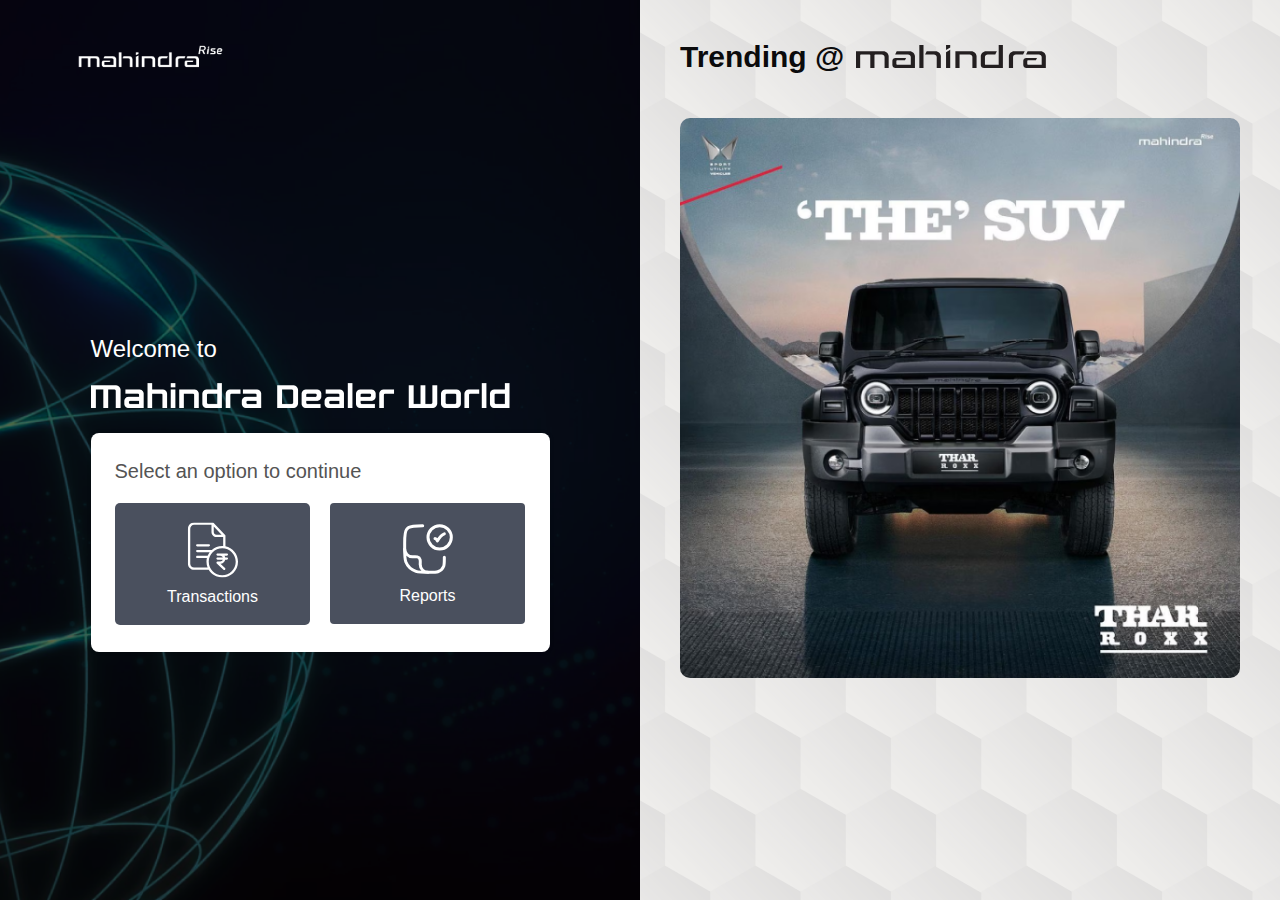
<file: welcome.html>
<!DOCTYPE html>
<html lang="en">

<head>
  <meta charset="UTF-8" />
  <meta name="viewport" content="width=device-width, initial-scale=1.0" />
  <title>Welcome</title>
  <link rel="stylesheet" href="styles.css" />
</head>

<body>
  <div class="background-container_welcome">
    <div class="background-image-1_welcome">
      <header class="logo-welcome">
        <img src="./IMAGES/mahindra-rise.png" alt="logo" />
      </header>
      <div class="box-container">
        <div class="text-head">
          <h4>Welcome to</h4>
          <h3>
            <img src="./IMAGES/welcome-mahindra-logo.png" alt="Welcome" width="440px" />
          </h3>
          <!-- <h3>Mahindra Dealer World!</h3> -->
        </div>

        <div class="item-container">
          <div class="text">Select an option to continue</div>
          <div class="items">
            <div class="left">
              <a href="./transaction-login.html">
                <svg xmlns="http://www.w3.org/2000/svg" width="57" height="56" viewBox="0 0 57 56" fill="none">
                  <g clip-path="url(#clip0_89_220)">
                    <path
                      d="M41.1815 24.2419V13.6441C41.1815 13.3407 41.0413 13.0605 40.8431 12.8387L28.9614 0.361877C28.7396 0.128601 28.4243 0 28.1095 0H9.27135C5.79358 0 3.01562 2.83606 3.01562 6.31426V41.9359C3.01562 45.4141 5.79358 48.2035 9.27135 48.2035H24.1412C26.9538 52.8721 32.0662 55.9999 37.89 55.9999C46.7369 55.9999 53.9617 48.8102 53.9617 39.9517C53.9736 32.2135 48.4177 25.7475 41.1815 24.2419ZM29.2767 4.09686L37.2482 12.4884H32.0777C30.5371 12.4884 29.2767 11.2165 29.2767 9.67583V4.09686ZM9.27135 45.8691C7.08898 45.8691 5.35009 44.1182 5.35009 41.9359V6.31426C5.35009 4.11993 7.08898 2.33447 9.27135 2.33447H26.9422V9.67583C26.9422 12.5119 29.2417 14.8229 32.0777 14.8229H38.847V23.9381C38.4971 23.9266 38.2168 23.8916 37.9135 23.8916C33.8401 23.8916 30.0936 25.4557 27.2691 27.9068H12.4462C11.8041 27.9068 11.279 28.4319 11.279 29.0736C11.279 29.7158 11.8041 30.2409 12.4462 30.2409H25.0982C24.2694 31.4081 23.5807 32.5753 23.044 33.8592H12.4462C11.8041 33.8592 11.279 34.3843 11.279 35.0264C11.279 35.6682 11.8041 36.1937 12.4462 36.1937H22.2853C21.9934 37.3609 21.8418 38.6563 21.8418 39.9517C21.8418 42.0525 22.2502 44.1302 22.9855 45.881H9.27135V45.8691ZM37.9019 53.6774C30.3388 53.6774 24.1878 47.5264 24.1878 39.9633C24.1878 32.4002 30.3269 26.2491 37.9019 26.2491C45.4766 26.2491 51.6157 32.4002 51.6157 39.9633C51.6157 47.5264 45.465 53.6774 37.9019 53.6774Z"
                      fill="white" />
                    <path
                      d="M12.4463 24.3936H24.2695C24.9116 24.3936 25.4367 23.868 25.4367 23.2263C25.4367 22.5842 24.9116 22.0591 24.2695 22.0591H12.4463C11.8041 22.0591 11.2791 22.5842 11.2791 23.2263C11.2791 23.868 11.8041 24.3936 12.4463 24.3936Z"
                      fill="white" />
                    <path
                      d="M42.6171 33.8472C43.2593 33.8472 43.7843 33.3221 43.7843 32.68C43.7843 32.0383 43.2593 31.5132 42.6171 31.5132H33.14C32.4982 31.5132 31.9727 32.0383 31.9727 32.68C31.9727 33.3221 32.4982 33.8472 33.14 33.8472H35.8478C37.0266 33.8472 38.0537 34.6641 38.4972 35.5981H33.1284C32.4863 35.5981 31.9612 36.1232 31.9612 36.7653C31.9612 37.407 32.4863 37.9325 33.1284 37.9325H38.4972C38.0422 38.9827 37.0266 39.683 35.8478 39.683H33.14C32.6614 39.683 32.2295 39.9867 32.0543 40.4302C31.8796 40.8737 31.9847 41.3873 32.3346 41.7141L39.1158 48.1215C39.3376 48.3317 39.6294 48.4368 39.9212 48.4368C40.2365 48.4368 40.5398 48.3202 40.7731 48.0749C41.2166 47.6079 41.1935 46.8731 40.7266 46.4292L36.0811 42.0174C38.4741 41.9243 40.4463 40.2786 40.9598 37.9441H42.6291C43.2708 37.9441 43.7963 37.419 43.7963 36.7768C43.7963 36.1351 43.2708 35.6096 42.6291 35.6096H40.9598C40.8197 35.0264 40.5633 34.4428 40.213 33.8592H42.6171V33.8472Z"
                      fill="white" />
                  </g>
                  <defs>
                    <clipPath id="clip0_89_220">
                      <rect width="56" height="56" fill="white" transform="translate(0.5)" />
                    </clipPath>
                  </defs>
                </svg>
                Transactions
              </a>
            </div>
            <div class="right">
              <a href="./report-login.html">
                <svg xmlns="http://www.w3.org/2000/svg" width="56" height="56" viewBox="0 0 56 56" fill="none">
                  <path
                    d="M22.697 4.66663C15.0876 4.66663 11.2828 4.66663 8.64058 6.52825C7.88353 7.06163 7.21144 7.69417 6.64472 8.4067C4.66675 10.8935 4.66675 14.4745 4.66675 21.6363V27.5758C4.66675 34.4899 4.66675 37.9467 5.76094 40.7078C7.51997 45.1467 11.2401 48.6479 15.9563 50.3034C18.8899 51.3333 22.563 51.3333 29.9092 51.3333C34.1071 51.3333 36.206 51.3333 37.8822 50.7448C40.5772 49.7989 42.7029 47.7981 43.7081 45.2617C44.3334 43.6839 44.3334 41.7085 44.3334 37.7575V36.1666"
                    stroke="white" stroke-width="3" stroke-linecap="round" stroke-linejoin="round" />
                  <path d="M35 17.5C35 17.5 36.1667 17.5 37.3333 19.8334C37.3333 19.8334 41.0391 14 44.3333 12.8334"
                    stroke="white" stroke-width="3" stroke-linecap="round" stroke-linejoin="round" />
                  <path
                    d="M51.3333 16.3333C51.3333 22.7766 46.1099 28 39.6667 28C33.2234 28 28 22.7766 28 16.3333C28 9.88998 33.2234 4.66663 39.6667 4.66663C46.1099 4.66663 51.3333 9.88998 51.3333 16.3333Z"
                    stroke="white" stroke-width="3" stroke-linecap="round" />
                  <path
                    d="M4.66675 28C4.66675 32.2954 8.14897 35.7777 12.4445 35.7777C13.998 35.7777 15.8295 35.5056 17.3399 35.9102C18.682 36.2698 19.7302 37.3182 20.0898 38.6601C20.4945 40.1707 20.2223 42.0021 20.2223 43.5556C20.2223 47.8511 23.7046 51.3333 28.0001 51.3333"
                    stroke="white" stroke-width="3" stroke-linecap="round" stroke-linejoin="round" />
                </svg>
                Reports
              </a>
            </div>
          </div>
        </div>
      </div>
    </div>

    <div class="background-image-2_welcome">
      <div class="trending">
        <h2>
          Trending @
          <img src="./IMAGES/mahindra.svg" alt="mahindra" style="margin-left: 12px;height:24px;" />
        </h2>
        <div id="image">
          <img src="./IMAGES/welcome-banner-image.png" alt="Thar" />
        </div>
      </div>
    </div>
  </div>
</body>

</html>
</file>
<file: styles.css>
@import url("./fonts/Oxanium-Bold.ttf");
@import url("./fonts/Oxanium-Regular.ttf");
@import url("./fonts/Lato-Regular.ttf");
@import url("./fonts/Lato-Bold.ttf");
@import url("./fonts/Georama_Condensed-Bold.ttf");
@import url("./fonts/Georama_Condensed-Regular.ttf");
/* title fonts */
@import url("./fonts/Orbitron-Black.ttf");

:root {
  --color-primary: #0073ff;
  --color-white: #e9e9e9;
  --color-black: #71747e;
  --color-black-1: #212b38;
}

* {
  margin: 0;
  padding: 0;
}

.background-image {
  background-image: url("./IMAGES/Splash.png");
  background-size: cover;
  background-position: center center;
  height: 100vh;
  width: 100vw;
  overflow: hidden;
  position: relative;
}

input {
  padding-left: 10px;
}

.logo {
  display: flex;
  flex-direction: column;
  justify-content: center;
  align-items: center;
  color: white;
  height: calc(100vh - 6px);
}

.logo svg {
  width: 296px;
  height: 67px;
}

h2 {
  color: #fff;
  text-align: center;
  font-family: "Oxanium", sans-serif;
  font-size: 34px;
  font-style: normal;
  font-weight: 500;
  line-height: normal;
}

.bottom {
  font-family: "Lato", sans-serif;
  position: absolute;
  bottom: 0px;
  left: 50%;
  transform: translate(-50%, -50%);
}

.custom-span {
  width: 300px;
  height: 1px;
}

.custom-span svg {
  animation: scaling 3.2s ease-out infinite;
}

@keyframes scaling {
  from {
    transform: scaleX(0);
  }

  to {
    transform: scaleX(1);
  }
}

/* Media query for tablets */
@media (max-width: 820px) {
  .logo img {
    width: 150px;
    height: auto;
  }

  h2 {
    font-size: 20px;
  }

  .bottom {
    font-size: 10px;
  }

  .bottom img {
    width: 80px;
    height: auto;
  }

  .custom-span {
    width: 150px;
  }
}

/* Media query for mobile devices */
@media (max-width: 480px) {
  .logo {
    padding: 150px 20px;
  }

  .logo img {
    width: 100px;
    height: auto;
  }

  h2 {
    font-size: 18px;
  }
}

/*--------------------------------------------------------------- Welcome Page-------------------------------------------------------------------------- */

.background-container_welcome {
  display: flex;
  width: 100vw;
  height: 100vh;
  overflow: hidden;
}

.background-image-1_welcome {
  background-image: url("./IMAGES/back-img-1.png");
  background-size: cover;
  background-position: center;
  width: 50vw;
  height: 100vh;
}

.logo-welcome img {
  width: 163px;
  height: 37px;
  padding-top: 22px;
  padding-left: 29px;
}

.box-container {
  width: 100%;
  height: calc(100vh - 96px);
  display: flex;
  flex-direction: column;
  justify-content: center;
  align-items: center;
}

.text-head {
  color: white;
  width: 459px;
  display: flex;
  flex-direction: column;
  gap: 18px;
}

.text-head h4 {
  color: #fff;
  font-family: "Lato", sans-serif;
  font-size: 24px;
  font-style: normal;
  font-weight: 400;
  line-height: normal;
}

.lustraMediumFonts {
  font-family: "Orbitron-Black", sans-serif;
  font-size: 30px;
  font-style: normal;
  font-weight: 600;
  line-height: normal;
  margin-left: 10px;
}

.text-head h3 {
  color: #fff;
  font-family: "Lato", sans-serif;
  font-size: 30px;
  font-style: normal;
  font-weight: 600;
  line-height: normal;
}

.left a {
  display: flex;
  flex-direction: column;
  justify-content: center;
  align-items: center;
  border-radius: 5px;
  background: #4a505e;
  color: white;
  width: 195px;
  height: 122px;
  font-family: "Oxanium", sans-serif;
  text-decoration: none;
}

.left svg {
  width: 56px;
  height: 56px;
  margin-bottom: 10px;
}

.right a {
  display: flex;
  flex-direction: column;
  justify-content: center;
  align-items: center;
  border-radius: 4px;
  background: #4a505e;
  color: white;
  width: 195px;
  height: 121px;
  font-family: "Oxanium", sans-serif;
  text-decoration: none;
}

.right svg {
  width: 56px;
  height: 56px;
  margin-bottom: 10px;
}

.text {
  color: #545454;
  font-family: "Lato", sans-serif;
  font-size: 20px;
  font-style: normal;
  font-weight: 400;
  line-height: normal;
  margin-bottom: 20px;
  min-width: 435px;
  margin-left: 24px;
}

.items {
  display: flex;
  gap: 20px;
}

.item-container {
  margin-top: 18px;
  min-width: 435px;
  height: 219px;
  flex-direction: column;
  display: flex;
  justify-content: center;
  align-items: center;
  border-radius: 8px;
  background: #fff;
  box-shadow: 0px 0px 4px 0px rgba(0, 0, 0, 0.15);
}

.background-image-2_welcome {
  background-image: url("./IMAGES/back-img-2.png");
  background-position: center;
  width: 50vw;
  height: 100vh;
  color: white;
}

#image {
  margin-top: 44px;
}

#image img {
  object-fit: fill;
  width: 100%;
  height: 100%;
  max-height: calc(100vh - 155px);
  overflow: hidden;
  border-radius: 10px;
}

.trending {
  padding: 40px;
  overflow: hidden;
}

.trending h2 {
  color: #0b0b0c;
  font-family: "Georama", sans-serif;
  font-size: 30px;
  font-style: normal;
  font-weight: 600;
  line-height: normal;
  display: flex;
  align-items: center;
}

.trending .image img {
  border-radius: 10px;
}

.trending .image {
  margin-top: 46px;
  max-height: calc(100vh - 90px);
  overflow: hidden;
  display: block;
}

@media (max-width: 820px) {
  .background-container_welcome {
    flex-direction: column;
  }

  .background-image-1_welcome {
    width: 100vw;
    height: 100vh;
  }

  .background-image-2_welcome {
    display: none;
  }
}

/* mobile responsive */
@media (max-width: 480px) {
  .background-container_welcome {
    flex-direction: column;
  }

  .background-image-1_welcome {
    width: 100vw;
    height: 100vh;
  }

  .background-image-2_welcome {
    display: none;
  }

  .box-container {
    display: flex;
    justify-content: center;
    align-items: center;
    padding: 50px;
  }
}

/* --------------------------------------------------------------------Login page ----------------------------------------------------------------------------- */
.login-container {
  display: flex;
  flex-direction: column;
  justify-content: center;
  align-items: center;
  width: 440px;
  height: 460px;
  background-color: #fff;
  border-radius: 8px;
  opacity: 0.95;
  margin-top: 18px;
  box-shadow: 0px 4px 4px 0px rgba(0, 0, 0, 0.25);
}

form {
  width: 100%;
  max-width: 400px;
  margin: 0 auto;
  background-color: #fff;
}

.form-group {
  margin-bottom: 20px;
  font-family: "Lato", sans-serif;
}

.form-group-3 {
  display: flex;
  margin-top: 8px;
  gap: 8px;
}

.rememberIcons {
  cursor: pointer;
  width: max-content;
}

.rememberIcons label {
  cursor: pointer;
}

label {
  color: #666;
  font-size: 16px;
  font-style: normal;
  font-weight: 400;
  line-height: normal;
  font-family: "Lato", sans-serif;
  display: flex;
  align-items: center;
}

input[type="text"],
input[type="password"],
.captcha-input {
  display: flex;
  width: 100%;
  height: 48px;
  flex-direction: column;
  align-items: flex-start;
  font-size: 16px;
  border-radius: 4px;
  border: 1px solid rgba(102, 102, 102, 0.35);
}

.captcha-input {
  padding: 0 16px;
}

.hide-password {
  position: absolute;
  right: 20px;
  top: 35px;
  cursor: pointer;
}

.hide-password i {
  color: #333;
}

.captcha-container {
  display: flex;
  width: 387px;
  padding: 12px;
  align-items: center;
  gap: 12px;
  border-radius: 4px;
  background: #fff;
  box-shadow: 0px 0px 4px 0px rgba(0, 0, 0, 0.15);
  margin-bottom: 30px;
  margin-top: 20px;
}

.captcha-refresh {
  border: none;
  background: none;
  cursor: pointer;
  padding: 0 12px;
}

.captcha-refresh i {
  color: #333;
}

button[type="submit"] {
  width: 100%;
  display: flex;
  height: 56px;
  padding: 11px 0px 12px 0px;
  justify-content: center;
  align-items: center;
  align-self: stretch;
  border-radius: 10px;
  background: #4a505e;
  color: white;
  font-family: "Lato", sans-serif;
  text-align: center;
  font-size: 22px;
  font-style: normal;
  font-weight: 500;
  line-height: normal;
  border: none;
}

button[type="submit"]:hover {
  background-color: #4a505e;
}

.register-link {
  font-family: "Lato", sans-serif;

  text-align: center;
  margin-top: 15px;
  color: #333333;
}

.register-link a {
  color: #e31837;
  transition: color 0.3s;
}

.register-link a:hover {
  color: #e31837;
}

.hide-icon {
  display: flex;
  gap: 12px;
  align-items: center;
  cursor: pointer;
}

.hide-icon h4 {
  color: rgba(102, 102, 102, 0.8);
  text-align: right;
  font-family: "Lato", sans-serif;
  font-size: 14px;
  font-style: normal;
  font-weight: 400;
  line-height: normal;
}

.captcha-span {
  font-size: 18px;
  display: flex;
  padding: 10px 16px;
  justify-content: center;
  align-items: center;
  gap: 10px;
  text-align: center;
  font-family: "PT Sans Caption", sans-serif;
  color: #ff3e5b;
  background-color: #ffccd4;
  border: none;
  border-radius: 6px;
  min-width: 88px;
}

.form-group-2 {
  display: flex;
  justify-content: space-between;
  margin-bottom: 7px;
}

input[type="checkbox"] {
  accent-color: #666;
}

/*------------------------------------------------ register -----------------------------------------------*/

.form-group-register {
  margin-bottom: 20px;
}

.form-group-register label {
  display: block;
  margin-bottom: 5px;
  font-weight: bold;
  color: #333;
}

.form-group-register input[type="text"],
.form-group-register input[type="email"],
.form-group-register input[type="password"] {
  width: 100%;
  padding: 10px;
  border: 1px solid #ccc;
  border-radius: 5px;
  transition: border-color 0.3s ease;
}

.form-group-register input[type="text"]:focus,
.form-group-register input[type="email"]:focus,
.form-group-register input[type="password"]:focus {
  border-color: #4a505e;
}

button[type="submit"] {
  display: block;
  width: 100%;
  padding: 10px;
  background-color: #4a505e;
  color: #fff;
  border: none;
  border-radius: 5px;
  cursor: pointer;
  transition: background-color 0.3s ease;
}

button[type="submit"]:hover {
  background-color: #4a505e;
}

.register-container h1 {
  display: flex;
  justify-content: center;
  margin: 50px 0;
  font-family: "Georama", sans-serif;
}

/* ------------------------------------------------------------------- Traanscation -------------------------------------------------------------------  */
* {
  margin: 0;
  padding: 0;
}

header {
  display: flex;
  width: 1366px;
  padding: 16px 40px;
  justify-content: space-between;
  align-items: flex-start;
}

header img {
  width: 163px;
  height: 37px;
}

.head-container-left {
  display: flex;
  align-items: flex-start;
  gap: 25px;
}

.head-container-right nav {
  display: flex;
  align-items: flex-start;
  gap: 53px;
}

nav a {
  color: inherit;
  /* Default link color */
  text-decoration: none;
}

nav a.active {
  color: #ff3e5b;
  /* Active link color */
}

.head-container-right a {
  color: var(--lightmode-primary-black, #0b0b0c);
  font-family: "Lato", sans-serif;
  font-size: 16px;
  font-style: normal;
  font-weight: 700;
  line-height: 24px;
  text-decoration: none;
}

.head-container h2 {
  color: #0b0b0c;
  font-family: "Georama", sans-serif;
  font-size: 18px;
  font-style: normal;
  font-weight: 600;
  line-height: 22px;
}

.head-container {
  display: flex;
  padding: 8.5px 40px;
  justify-content: space-between;
  align-items: flex-start;
  background: #fff;
}

.head-container-left {
  display: flex;
  align-items: flex-start;
  gap: 41px;
}

.head-container-left img {
  width: 163px;
  height: 37px;
}

.transaction-head-text h2 {
  color: #1c1c1c;
  font-family: "Georama", sans-serif;
  font-size: 18px;
  font-style: normal;
  font-weight: 500;
  line-height: 22px;
  text-align: left;
}

.transaction-head-text .drop-down-transaction {
  color: #ff3e5b;
  font-family: "Lato", sans-serif;
  font-size: 14px;
  font-style: normal;
  font-weight: 400;
  line-height: 23px;
  display: flex;
  align-items: center;
  gap: 6px;
}

.transaction-head-text .drop-down-transaction img {
  height: 16px;
  object-fit: contain;
  object-position: left;
  width: max-content;
}

.head-container-right {
  display: flex;
  align-items: flex-start;
  gap: 53px;
}

.head-container-right a {
  color: var(--lightmode-primary-black, #0b0b0c);

  font-family: "Lato", sans-serif;
  font-size: 16px;
  font-style: normal;
  font-weight: 700;
  line-height: 24px;
}

.head-container-left svg {
  width: 1px;
  height: 53px;
  background: #e6e6e6;
}

.sub-container {
  display: flex;
  height: 40px;
  padding: 0px 40px;
  justify-content: space-between;
  align-items: center;
  flex-shrink: 0;
  /* background: rgba(251, 209, 208, 0.25); */
  background: rgba(205, 226, 254, 0.25);
}

.sub-container-left {
  display: flex;
  align-items: flex-start;
  gap: 0;
}

.line {
  margin: -2px 12px;
}

.sub-container-left h4 {
  color: #545454;
  font-family: "Lato", sans-serif;
  font-size: 12px;
  font-style: normal;
  font-weight: 700;
  line-height: 23px;
  text-transform: capitalize;
}

.sub-container-left h4 span {
  color: #858585;
}

.sub-container-left svg {
  width: 1px;
  height: 26px;
  background: #b5b5b6;
}

.sub-container-right {
  display: flex;
  align-items: flex-start;
  gap: 40px;
}

.sub-container-right h4 {
  cursor: pointer;
  color: #ff3e5b;
  text-align: center;
  font-family: "Lato", sans-serif;
  font-size: 14px;
  font-style: normal;
  font-weight: 700;
  line-height: 23px;
  text-transform: capitalize;
}

.slider {
  display: flex;
  height: 35px;
  padding: 0px 40px;
  justify-content: center;
  align-items: center;
  gap: 100px;
  flex-shrink: 0;
  border-bottom: 1px solid var(--lightmode-neutral-grey1, #e6e6e6);
  background: var(--lightmode-primary-white, #fff);
  overflow: hidden;
}

.slider ul {
  display: flex;
  flex-wrap: nowrap;
  padding: 0;
  margin: 0;
}

.slider li {
  flex: 0 0 100%;
  transition: transform 0.5s ease-in-out;
  font-family: "Lato", sans-serif;
}

.slider li h4 {
  color: var(--Colors-Secondary-Grey-1, #342c2c);
  font-family: "Lato", sans-serif;
  font-size: 14px;
  font-style: normal;
  font-weight: 400;
  line-height: 24px;
}

.slider ul {
  animation: slider 10s linear infinite;
}

@keyframes slider {
  0% {
    transform: translateX(0);
  }

  100% {
    transform: translateX(-100%);
  }
}

/* ------------------------------------------------------------------------------ */
.menu-bar {
  background-color: var(--color-black);
  height: 36px;
  width: 100%;
  display: flex;
  align-items: center;
  z-index: 9999;
  position: relative;
}

.menu-bar ul {
  list-style: none;
  display: flex;
}

.menu-bar ul li {
  height: 35px;
  width: auto;
  padding: 0px 25px;
  display: flex;
  justify-content: s;
  align-items: center;
  position: relative;
}

.menu-bar ul li a {
  font-family: "Lato", sans-serif;
  font-size: 14px;
  color: var(--color-white);
  text-decoration: none;
  display: flex;
  justify-content: space-between;
  transition: all 0.3s;
  gap: 4px;
  width: 100%;
}

.menu-bar ul li:hover,
.menu-bar ul li a:hover {
  color: white;
  background-color: #ff3e5b;
}

/* dropdown menu style */
.dropdown-menu {
  display: none;
}

.dropdown-menu ul li {
  padding: 0 12px;
}

.dropdown-menu ul li a {
  font-size: 12px;
}

.menu-bar ul li:hover .dropdown-menu {
  display: block;
  position: absolute;
  left: 0;
  top: 100%;
  background-color: var(--color-black);
  border-top: 1px solid var(--color-white);
  /* White border on top */
  border-bottom: 1px solid var(--color-white);
  /* White border on bottom */
}

.menu-bar ul li:hover .dropdown-menu ul {
  display: block;
}

.menu-bar ul li:hover .dropdown-menu ul .sub-menu {
  position: absolute;
  top: -17px;
  background: #71747e;
  z-index: 10;
}

.menu-bar ul li:hover .dropdown-menu ul li {
  width: 154px;
  /* padding: 10px; */
}

.menu-bar ul li:hover .dropdown-menu ul li {
  width: 154px;
}

.dropdown-menu-1 {
  display: none;
}

.dropdown-menu ul li:hover .dropdown-menu-1 {
  display: block;
  position: absolute;
  left: 100%;
  top: 5;
  background-color: var(--color-black);
}

.menu-bar ul li .dropdown-menu ul li {
  border-bottom: 1px solid var(--color-white);
  /* White border on bottom */
}

.menu-bar ul li .dropdown-menu-1 ul li {
  border-bottom: 1px solid var(--color-white);
  /* White border on bottom */
}

/* -------------------------------------reports-menu------------------------------------------------------ */

.menu-bar-report {
  background-color: #ff3e5b;
  height: 36px;
  width: 100%;
  display: flex;
  align-items: center;
  z-index: 9999;
  position: relative;
}

.menu-bar-report ul {
  list-style: none;
  display: flex;
}

.menu-bar-report ul li {
  height: 35px;
  width: auto;
  padding: 0px 25px;
  display: flex;
  justify-content: s;
  align-items: center;
  position: relative;
}

.menu-bar-report ul li a {
  font-family: "Lato", sans-serif;
  font-size: 14px;
  color: var(--color-white);
  text-decoration: none;
  display: flex;
  justify-content: space-between;
  transition: all 0.3s;
  gap: 4px;
  width: 100%;
}

.menu-bar-report ul li:hover,
.menu-bar-report ul li a:hover {
  color: white;
  background-color: #ff3e5b;
}

/* dropdown menu style */
.dropdown-menu-report {
  display: none;
}

.menu-bar-report ul li:hover .dropdown-menu-report {
  display: block;
  position: absolute;
  left: 0;
  top: 100%;
  background-color: var(--color-black);
  border-top: 1px solid var(--color-white);
  /* White border on top */
  border-bottom: 1px solid var(--color-white);
  /* White border on bottom */
}

.menu-bar-report ul li:hover .dropdown-menu-report ul {
  display: block;
}

.menu-bar-report ul li:hover .dropdown-menu-report ul .sub-menu-report {
  position: absolute;
  top: -13px;
  background: #71747e;
  z-index: 10;
}

.menu-bar-report ul li:hover .dropdown-menu-report ul li {
  width: 154px;
}

.menu-bar-report ul li:hover .dropdown-menu-report ul li {
  width: 254px;
}

.dropdown-menu-1-report {
  display: none;
}

.dropdown-menu-report ul li:hover .dropdown-menu-1-report {
  display: block;
  position: absolute;
  left: 100%;
  top: 5;
  background-color: var(--color-black);
}

.menu-bar-report ul li .dropdown-menu-report ul li {
  border-bottom: 1px solid var(--color-white);
  /* White border on bottom */
}

.menu-bar-report ul li .dropdown-menu-1-report ul li {
  border-bottom: 1px solid var(--color-white);
  /* White border on bottom */
}

.dropdown-menu-report ul li {
  padding: 0 12px;
}

.dropdown-menu-report ul li a {
  font-size: 12px;
}

#loginButton,
#loginButtonreport {
  border-radius: 10px;
}

/* ------------------------------------------------------------------------------------------------------- */
.home {
  display: flex;
  justify-content: space-between;
  align-items: flex-start;
  gap: 1045px;
  height: 24px;
  padding: 12px 40px 7px 40px;
}

.left-home {
  color: var(--lightmode-primary-black, #0b0b0c);
  font-family: "Lato", sans-serif;
  font-size: 16px;
  font-style: normal;
  font-weight: 700;
  line-height: 24px;
}

.right-home {
  color: var(--lightmode-primary-red, #ff3e5b);
  text-align: center;
  font-family: "Lato", sans-serif;
  font-size: 14px;
  font-style: normal;
  font-weight: 700;
  line-height: 23px;
  text-transform: capitalize;
}

.container {
  padding: 0 40px;
  overflow: hidden;
  margin-bottom: 8px;
}

.main-container {
  width: 100%;
  height: 100%;
  position: relative;
  overflow: hidden;
}

.table-container {
  width: 100%;
  max-height: 462px;
  overflow-y: scroll;
  display: flex;
  flex-direction: column;
  align-items: flex-start;
  border: 1px solid var(--lightmode-neutral-grey1, #e6e6e6);
  border-radius: 4px;
}

.scroll-table {
  width: 100%;
  max-height: 462px;
  overflow-y: scroll;
}

.table-container::-webkit-scrollbar {
  width: 6px;
}

.table-container::-webkit-scrollbar-track {
  background: #f3f3f3;
}

.table-container::-webkit-scrollbar-thumb {
  border-radius: 10px;
}

.table-container::-webkit-scrollbar-thumb {
  background: #b5b5b6;
}

table {
  width: 100%;
  border-collapse: collapse;
  background-color: #ffffff;
  box-shadow: 0 0 10px rgba(0, 0, 0, 0.1);
  border-radius: 4px;
}

thead {
  height: 40px;
  align-self: stretch;
  /* opacity: 0.8; */
  background: #c4c4c4;
  box-shadow: 0px 1px 1px 0px rgba(0, 0, 0, 0.15);
  position: sticky;
  left: 0;
  top: -1px;
  z-index: 5;
  border-radius: 4px 4px 0 0;
}

thead tr th {
  color: #0b0b0c;
  font-family: "Lato", sans-serif;
  font-size: 14px;
  font-style: normal;
  font-weight: 700;
  line-height: 23px;
}

tbody tr {
  height: 40px;
  align-self: stretch;
  background: var(--lightmode-primary-white, #fff);
}

th,
td {
  text-align: left;
  border-bottom: 1px solid #dddddd;
  height: 40px;
  color: var(--lightmode-neutral-grey4, #545454);
  padding: 0 40px;
  font-family: "Lato", sans-serif;
  font-size: 14px;
  font-style: normal;
  font-weight: 400;
  line-height: 23px;
}

.button {
  color: var(--lightmode-primary-red, #ff3e5b);
  text-align: center;

  font-family: "Lato", sans-serif;
  font-size: 12px;
  font-style: normal;
  font-weight: 700;
  line-height: 20px;
  text-transform: capitalize;
  background-color: transparent;
  border: none;
}

.Contact-us {
  padding: 0 40px;
  display: inline-flex;
  align-items: flex-start;
  gap: 4px;
  margin-top: 16px;
}

.Contact-us h2 {
  color: var(--lightmode-primary-black, #0b0b0c);
  font-family: "Lato", sans-serif;
  font-size: 14px;
  font-style: normal;
  font-weight: 700;
  line-height: 20px;
  text-transform: capitalize;
}

.Contact-us-sub {
  display: flex;
  flex-direction: column;
  align-items: flex-start;
  gap: 4px;
}

.Contact-us-sub-para p {
  margin-left: 10px;
}

.Contact-us p {
  color: var(--lightmode-primary-black, #0b0b0c);

  font-family: "Lato", sans-serif;
  font-size: 14px;
  font-style: normal;
  font-weight: 400;
  line-height: 20px;
}

.Contact-us a {
  color: #2782f9;
  text-decoration: none;
}

.Contact-us a:hover {
  text-decoration: underline;
}

.Contact-us-sub {
  display: flex;
  flex-direction: column;
  align-items: flex-start;
  gap: 4px;
}

/* ----------------------------------------------footer-------------------------------------------------- */

.footer {
  position: fixed;
  bottom: 0;
  left: 0;
  width: 100%;
}

.footer-container {
  display: flex;
  padding: 0px 40px;
  height: 36px;
  align-items: center;
  justify-content: space-between;
  gap: 10px;
  flex-shrink: 0;
  border: 1px solid var(--lightmode-neutral-grey1, #e6e6e6);
  background: var(--lightmode-neutral-grey0, #f2f2f2);
  box-shadow: 4px 0px 2px 0px rgba(0, 0, 0, 0.25);
}

.footer-left {
  display: flex;
  width: 50%;
  justify-content: space-between;
  align-items: center;
}

.note {
  color: var(--darkmode-neutral-grey1, #232324);
  font-family: "Lato", sans-serif;
  font-size: 14px;
  font-style: normal;
  font-weight: 400;
  line-height: 23px;
}

.version {
  color: var(--lightmode-neutral-grey4, #545454);

  font-family: "Lato", sans-serif;
  display: flex;
  justify-content: center;
  font-size: 14px;
  font-style: normal;
  font-weight: 400;
  line-height: 23px;
  margin-left: 50px;
}

/* Responsive Styles */
@media (max-width: 768px) {
  .footer-container {
    flex-direction: column;
    padding: 10px;
    height: auto;
    text-align: center;
  }

  .footer-left {
    width: 100%;
    justify-content: center;
    margin-bottom: 10px;
  }

  .version {
    margin-left: 0;
  }
}
</file>
